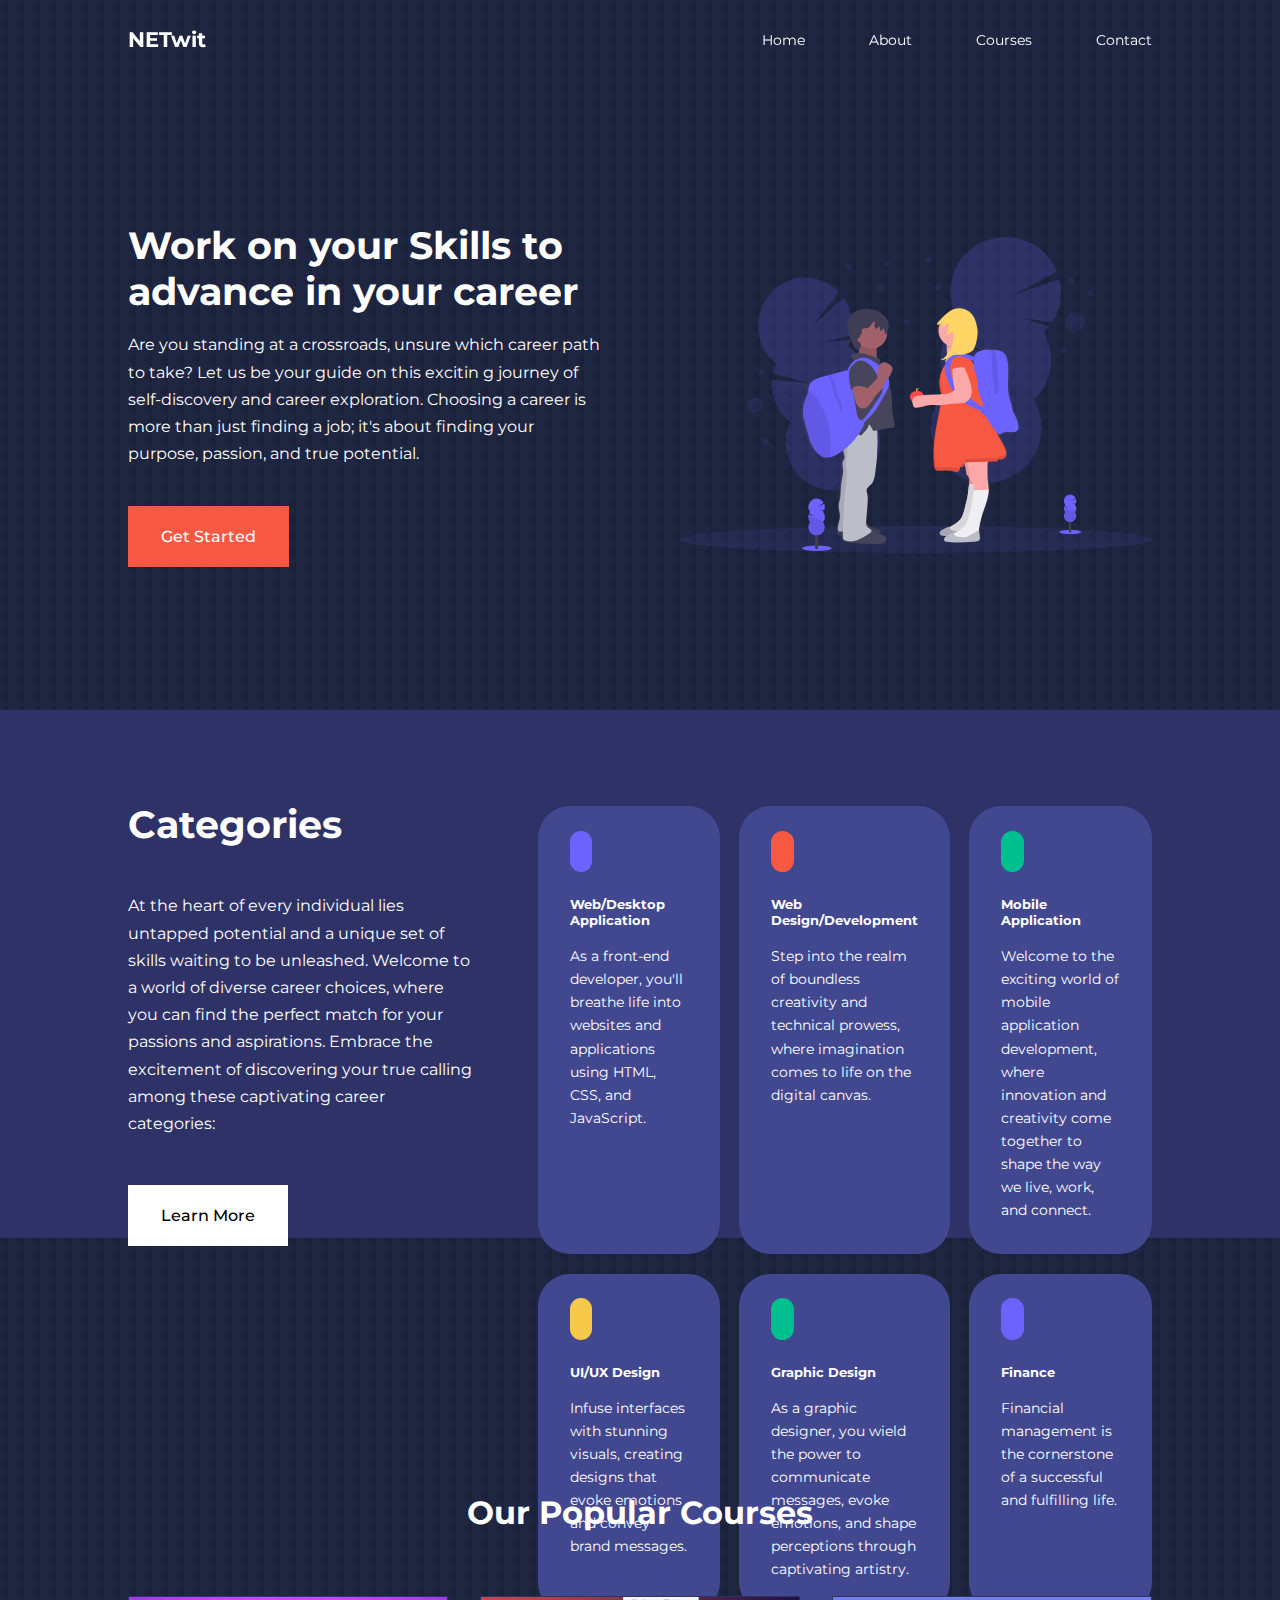
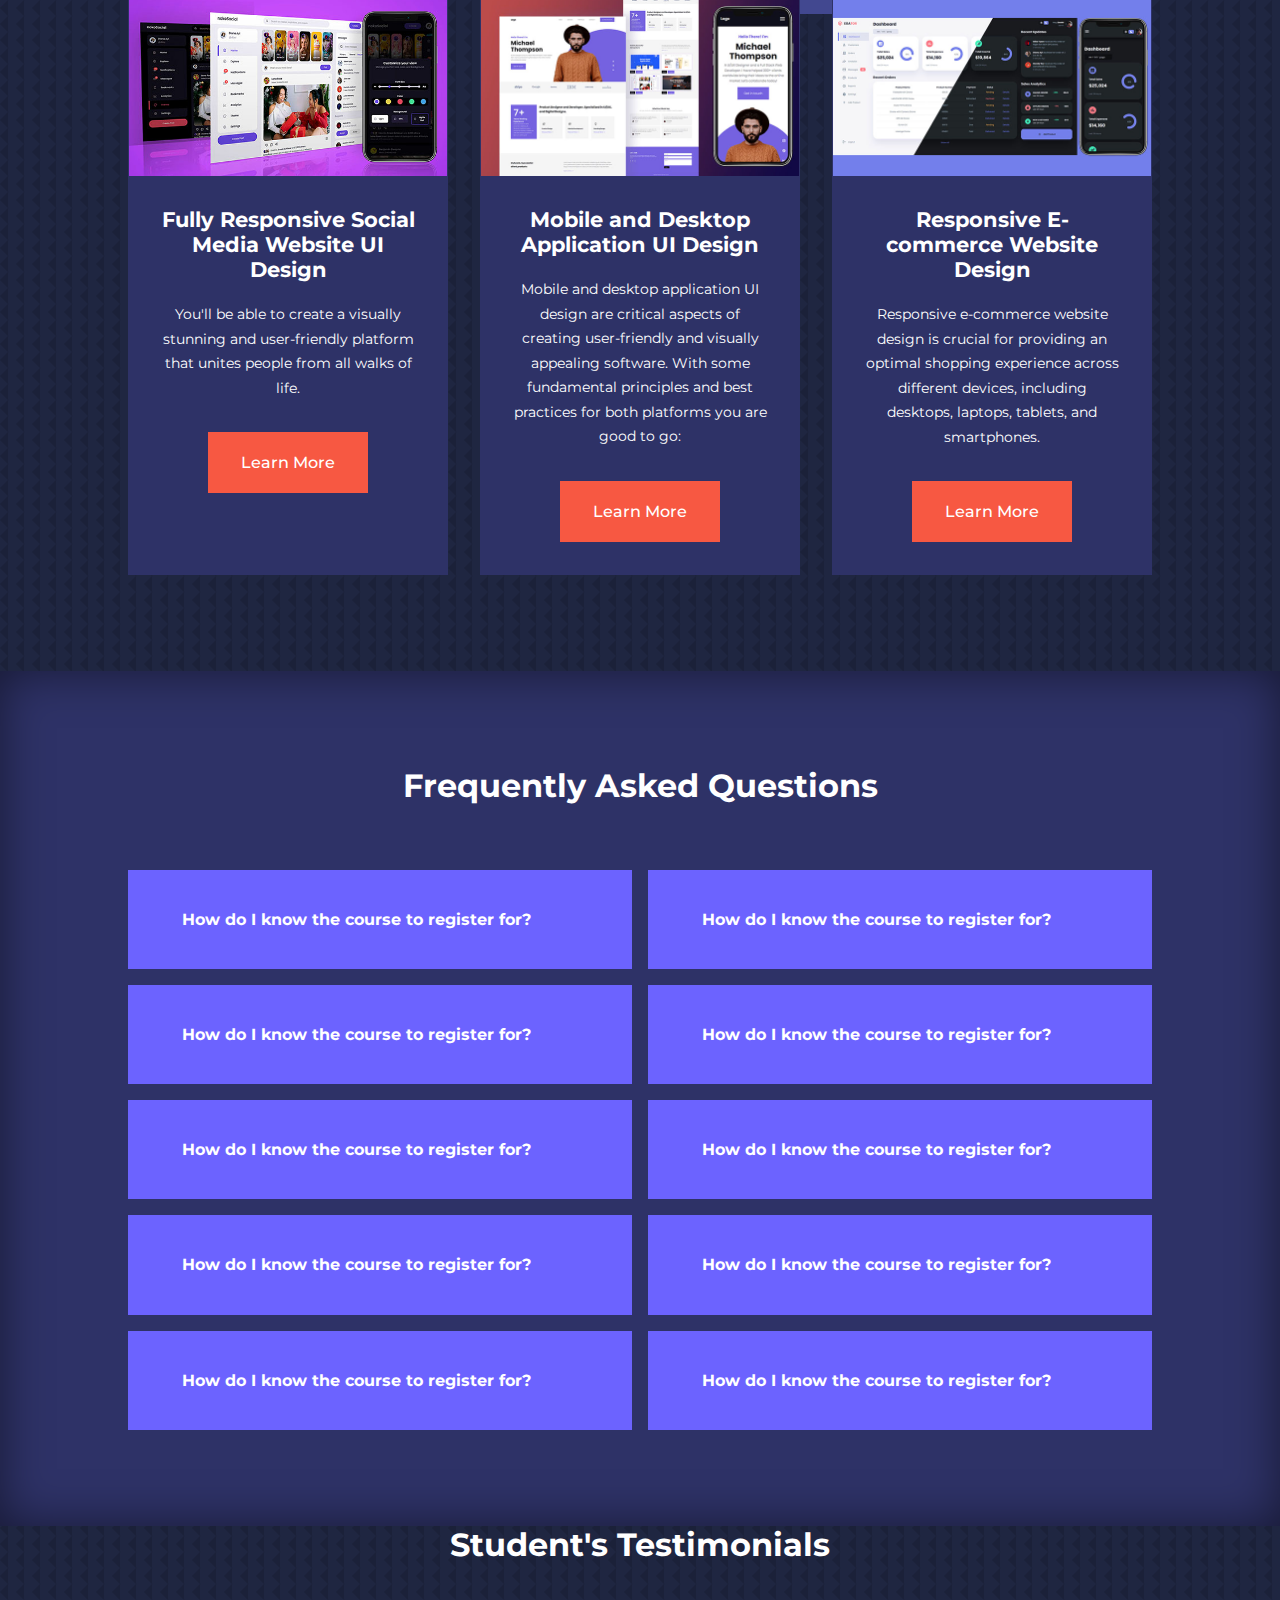
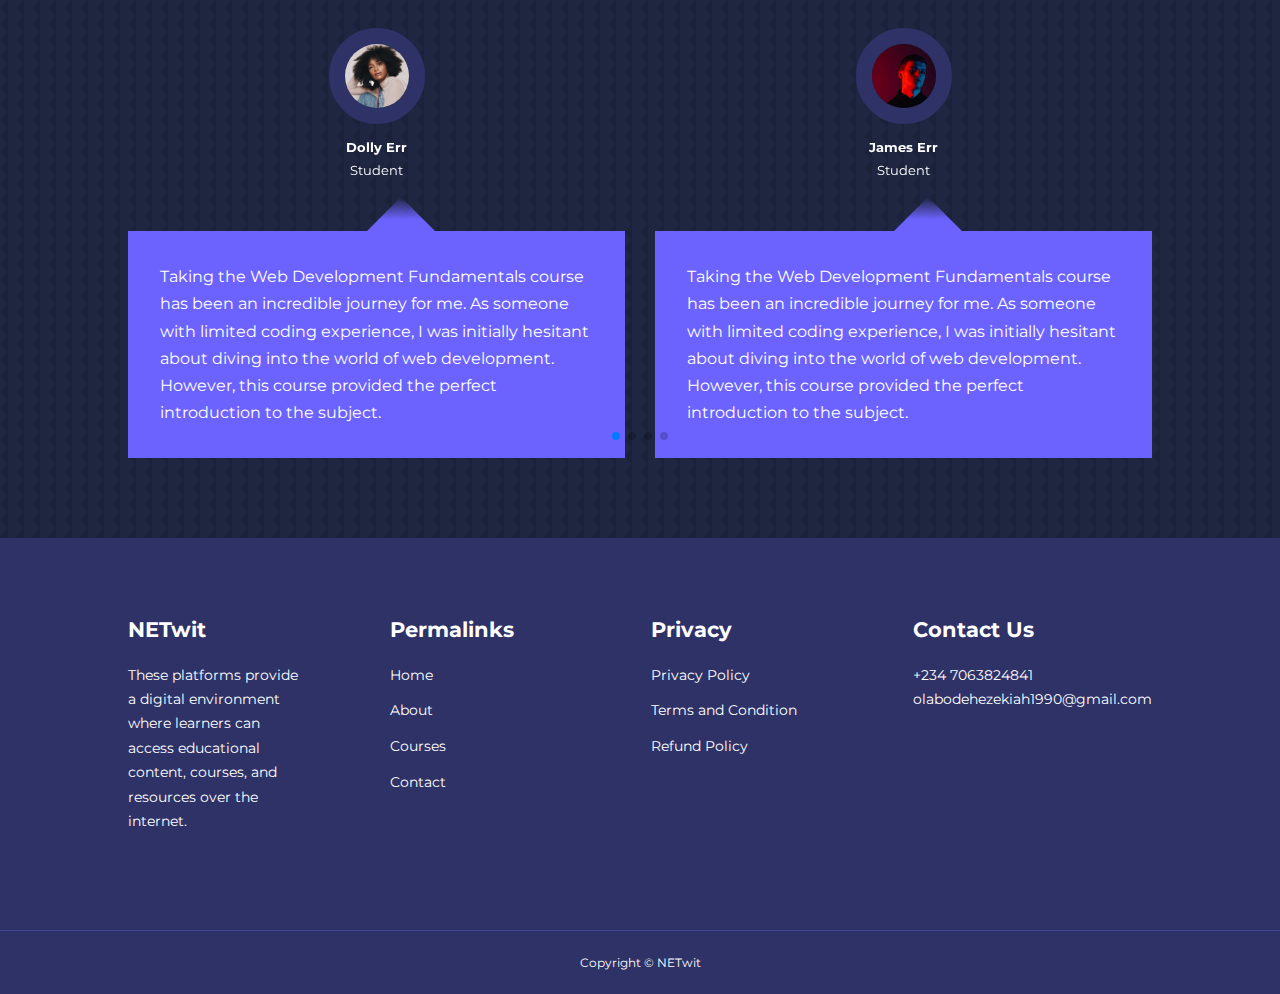
<file: index.html>
<!DOCTYPE html>
<html lang="en">
<head>
    <meta charset="UTF-8">
    <meta http-equiv="X-UA-Compatible" content="IE=edge">
    <meta name="viewport" content="width=device-width, initial-scale=1.0">
    <title>Eduaction</title>
    <!-- ICONSCOUT CDN-->
    <link rel="stylesheet" href="https://unicons.iconscout.com/release/v2.1.6/css/unicons.css">
    <!-- GOOGLE FONT (MONSERRAT)-->
    <link rel="preconnect" href="https://fonts.googleapis.com">
    <link rel="preconnect" href="https://fonts.gstatic.com" crossorigin>
    <link href="https://fonts.googleapis.com/css2?family=Montserrat:wght@300;400;500;600;700;800;900&display=swap" rel="stylesheet">

    <!-- SWIPER JS-->
    <link rel="stylesheet" href="https://unpkg.com/swiper@8/swiper-bundle.min.css" />

    <link rel="stylesheet" href="./css/style.css">
    <style>
        body{
            background-image: url('./images/bg-texture.png');
        }
    </style>

</head>
<body>
    <!-- NAVBAR START-->
    <nav>
        <div class="container nav__container">
            <a href="index.html"><h4>NETwit</h4></a>
            <ul class="nav__menu">
                <li><a href="index.html">Home</a></li>
                <li><a href="about.html">About</a></li>
                <li><a href="courses.html">Courses</a></li>
                <li><a href="contact.html">Contact</a></li>
            </ul>
            <button id="open-menu-btn"><i class="uil uil-bars"></i></button>
            <button id="close-menu-btn"><i class="uil uil-multiply"></i></button>
        </div>
    </nav>
      <!-- NAVBAR END-->

      <header>   <!-- HEADER START-->
          <div class="container header__container">
              <div class="header__left">
                  <h1>Work on your Skills to advance in your career</h1>
                <p>
                   Are you standing at a crossroads, unsure which career path to take? Let us be your guide on this excitin
                    g journey of self-discovery and career exploration. Choosing a career is more than just finding a job;
                    it's about finding your purpose, passion, and true potential.
                </p>
                <a href="courses.html" class="btn btn-primary">Get Started</a>
              </div>

              <div class="header__right">
                <div class="header__right-image">
                    <img src="./images/header.svg" alt="header Image">
                </div>
              </div>
          </div>
      </header>  <!-- HEADER END-->

      <!-- CATEGORIES-->
      <section class="categories"> 
          <div class="container categories__container">
              <div class="categories__left">
                <h1>Categories</h1>
                <p>
                   At the heart of every individual lies untapped potential and a unique set of skills waiting to be unleashed. 
                    Welcome to a world of diverse career choices, where you can find the perfect match for your passions 
                    and aspirations. Embrace the excitement of discovering your true calling among these captivating career categories:
                </p>
                <a href="#" class="btn">Learn More</a>
              </div>
              <div class="categories__right">
                <article class="category">
                    <span class="category__icon">
                        <i class="uil uil-bitcoin-circle"></i>
                    </span>
                    <h5>Web/Desktop Application</h5>
                    <p>
                        As a front-end developer, you'll breathe life into websites
                        and applications using HTML, CSS, and JavaScript.
                    </p>
                </article>
                <article class="category">
                    <span class="category__icon uil uil-bitcoin"></span>
                    <h5>Web Design/Development</h5>
                    <p>
                        Step into the realm of boundless creativity and technical prowess,
                        where imagination comes to life on the digital canvas. 
                    </p>
                </article>
                <article class="category">
                    <span class="category__icon">
                        <i class="uil uil-bitcoin-circle"></i>
                    </span>
                    <h5>Mobile Application</h5>
                    <p>
                        Welcome to the exciting world of mobile application development, 
                        where innovation and creativity come together to shape the way we live, 
                        work, and connect. 
                    </p>
                </article>
                <article class="category">
                    <span class="category__icon">
                        <i class="uil uil-bitcoin-circle"></i>
                    </span>
                    <h5>UI/UX Design</h5>
                    <p>
                        Infuse interfaces with stunning visuals, creating 
                        designs that evoke emotions and convey brand messages.
                    </p>
                </article>
                <article class="category">
                    <span class="category__icon">
                        <i class="uil uil-palette"></i>
                    </span>
                    <h5>Graphic Design</h5>
                    <p>
                         As a graphic designer, you wield the power to communicate messages,
                        evoke emotions, and shape perceptions through captivating artistry.
                    </p>
                </article>
                <article class="category">
                    <span class="category__icon">
                        <i class="uil uil-usd-circle"></i>
                    </span>
                    <h5>Finance</h5>
                    <p>
                       Financial management is the cornerstone of a successful and fulfilling life. 
                    </p>
                </article>
              </div>
          </div>
      </section>    <!-- CATEGORIES ENDS-->
      
       <!-- COURSES SECTION-->
      <section class="courses">
          <h2>Our Popular Courses</h2>
          <div class="container courses__container">
              <article class="course">
                  <div class="course__image">
                    <img src="./images/course1.jpg" alt="Course One">
                  </div>
                  <div class="course__info">
                    <h4>Fully Responsive Social Media Website UI Design</h4>
                    <p>
                       You'll be able to create a visually stunning and user-friendly platform that unites people from all walks of life.
                    </p>
                    <a href="courses.html" class="btn btn-primary">Learn More</a>   
                  </div>
              </article>
              <article class="course">
                <div class="course__image">
                  <img src="./images/course2.jpg" alt="Course One">
                </div>
                <div class="course__info">
                    <h4>Mobile and Desktop Application UI Design</h4>
                    <p>
                        Mobile and desktop application UI design are critical aspects of creating user-friendly and visually
                        appealing software. With some fundamental principles and best practices for both platforms you are good to go:
                    </p>
                <a href="courses.html" class="btn btn-primary">Learn More</a>   
                </div>
            </article>
            <article class="course">
                <div class="course__image">
                  <img src="./images/course3.jpg" alt="Course One">
                </div>
                <div class="course__info">
                    <h4>Responsive E-commerce Website Design</h4>
                    <p>
                        Responsive e-commerce website design is crucial for providing an optimal
                        shopping experience across different devices, including desktops, laptops, 
                        tablets, and smartphones. 
                    </p>
                <a href="courses.html" class="btn btn-primary">Learn More</a>   
                </div>
            </article>
          </div>
      </section>  <!-- COURSES SECTION  ENDS-->

      <section class="faqs"><!-- FAQ SECTION -->
        <h2>Frequently Asked Questions</h2>
        <div class="container faqs__container">

            <article class="faq">
                <div class="faq__icon"><i class="uil uil-plus"></i></div>
                <div class="question__answer">
                    <h4>How do I know the course to register for?</h4>
                    <p>                       
                        Choosing the right course to register for depends on your interests, career goals, educational background, and the specific skills or
                        knowledge you want to acquire. We are going to provide you with some steps to help you decide which course is the best fit for you:
                    </p>
                </div>
            </article>

            <article class="faq">
                <div class="faq__icon"><i class="uil uil-plus"></i></div>
                <div class="question__answer">
                    <h4>How do I know the course to register for?</h4>
                    <p>
                        Choosing the right course to register for depends on your interests, career goals, educational background, and the specific skills or
                        knowledge you want to acquire. We are going to provide you with some steps to help you decide which course is the best fit for you:
                    </p>
                </div>
            </article>

            <article class="faq">
                <div class="faq__icon"><i class="uil uil-plus"></i></div>
                <div class="question__answer">
                    <h4>How do I know the course to register for?</h4>
                    <p>
                       Choosing the right course to register for depends on your interests, career goals, educational background, and the specific skills or
                        knowledge you want to acquire. We are going to provide you with some steps to help you decide which course is the best fit for you:
                    </p>
                </div>
            </article>

            <article class="faq">
                <div class="faq__icon"><i class="uil uil-plus"></i></div>
                <div class="question__answer">
                    <h4>How do I know the course to register for?</h4>
                    <p>
                        Choosing the right course to register for depends on your interests, career goals, educational background, and the specific skills or
                        knowledge you want to acquire. We are going to provide you with some steps to help you decide which course is the best fit for you:
                    </p>
                </div>
            </article>
            
            <article class="faq">
                <div class="faq__icon"><i class="uil uil-plus"></i></div>
                <div class="question__answer">
                    <h4>How do I know the course to register for?</h4>
                    <p>
                        Choosing the right course to register for depends on your interests, career goals, educational background, and the specific skills or
                        knowledge you want to acquire. We are going to provide you with some steps to help you decide which course is the best fit for you:
                    </p>
                </div>
            </article>

            <article class="faq">
                <div class="faq__icon"><i class="uil uil-plus"></i></div>
                <div class="question__answer">
                    <h4>How do I know the course to register for?</h4>
                    <p>
                      Choosing the right course to register for depends on your interests, career goals, educational background, and the specific skills or
                        knowledge you want to acquire. We are going to provide you with some steps to help you decide which course is the best fit for you:
                    </p>
                </div>
            </article>

            <article class="faq">
                <div class="faq__icon"><i class="uil uil-plus"></i></div>
                <div class="question__answer">
                    <h4>How do I know the course to register for?</h4>
                    <p>
                         Choosing the right course to register for depends on your interests, career goals, educational background, and the specific skills or
                        knowledge you want to acquire. We are going to provide you with some steps to help you decide which course is the best fit for you:
                    </p>
                </div>
            </article>

            <article class="faq">
                <div class="faq__icon"><i class="uil uil-plus"></i></div>
                <div class="question__answer">
                    <h4>How do I know the course to register for?</h4>
                    <p>
                       Choosing the right course to register for depends on your interests, career goals, educational background, and the specific skills or
                        knowledge you want to acquire. We are going to provide you with some steps to help you decide which course is the best fit for you:
                    </p>
                </div>
            </article>
            <article class="faq">
                <div class="faq__icon"><i class="uil uil-plus"></i></div>
                <div class="question__answer">
                    <h4>How do I know the course to register for?</h4>
                    <p>
                       Choosing the right course to register for depends on your interests, career goals, educational background, and the specific skills or
                        knowledge you want to acquire. We are going to provide you with some steps to help you decide which course is the best fit for you:
                    </p>
                </div>
            </article>

            <article class="faq">
                <div class="faq__icon"><i class="uil uil-plus"></i></div>
                <div class="question__answer">
                    <h4>How do I know the course to register for?</h4>
                    <p>
                        Choosing the right course to register for depends on your interests, career goals, educational background, and the specific skills or
                        knowledge you want to acquire. We are going to provide you with some steps to help you decide which course is the best fit for you:
                    </p>
                </div>
            </article>

        </div>
      </section><!-- FAQ SECTION END-->

      <!-- TESTIMONIAL SECTION-->
      <section class="container testimonials__container swiper mySwiper">
          <h2>Student's Testimonials</h2>
          <div class="swiper-wrapper">
              <article class="testimonial swiper-slide">
                  <div class="avatar">
                    <img src="./images/avatar1.jpg" alt="testimonial">
                  </div>
                  <div class="testimonial__info">
                      <h5>Dolly Err</h5>
                      <small>Student</small>
                  </div>
                  <div class="testimonial__body">
                    <p>
                        Taking the Web Development Fundamentals course has been an incredible journey for me.
                        As someone with limited coding experience, I was initially hesitant about diving into the
                        world of web development. However, this course provided the perfect introduction to the subject.
                    </p>
                  </div>
              </article>
              <article class="testimonial swiper-slide">
                <div class="avatar">
                  <img src="./images/avatar2.jpg" alt="testimonial">
                </div>
                <div class="testimonial__info">
                    <h5>James Err</h5>
                    <small>Student</small>
                </div>
                <div class="testimonial__body">
                    <p>
                       Taking the Web Development Fundamentals course has been an incredible journey for me.
                        As someone with limited coding experience, I was initially hesitant about diving into the
                        world of web development. However, this course provided the perfect introduction to the subject.
                    </p>
                </div>
            </article>
            <article class="testimonial swiper-slide">
                <div class="avatar">
                  <img src="./images/avatar3.jpg" alt="testimonial">
                </div>
                <div class="testimonial__info">
                    <h5>Nelly Err</h5>
                    <small>Student</small>
                </div>
                <div class="testimonial__body">
                    <p>
                       Taking the Web Development Fundamentals course has been an incredible journey for me.
                        As someone with limited coding experience, I was initially hesitant about diving into the
                        world of web development. However, this course provided the perfect introduction to the subject.
                    </p>
                </div>
            </article>
            <article class="testimonial swiper-slide">
                <div class="avatar">
                  <img src="./images/avatar4.jpg" alt="testimonial">
                </div>
                <div class="testimonial__info">
                    <h5>Christy Err</h5>
                    <small>Student</small>
                </div>
                <div class="testimonial__body">
                    <p>
                        Taking the Web Development Fundamentals course has been an incredible journey for me.
                        As someone with limited coding experience, I was initially hesitant about diving into the
                        world of web development. However, this course provided the perfect introduction to the subject.
                    </p>
                </div>
            </article>
            <article class="testimonial swiper-slide">
                <div class="avatar">
                  <img src="./images/avatar5.jpg" alt="testimonial">
                </div>
                <div class="testimonial__info">
                    <h5>Bintu Err</h5>
                    <small>Student</small>
                </div>
                <div class="testimonial__body">
                    <p>
                        Taking the Web Development Fundamentals course has been an incredible journey for me.
                        As someone with limited coding experience, I was initially hesitant about diving into the
                        world of web development. However, this course provided the perfect introduction to the subject.
                    </p>
                </div>
            </article>
          </div>
          <div class="swiper-pagination"></div>
      </section>   <!-- TESTIMONIAL SECTION END -->

      <!-- FOOTER SECTION -->
      <footer>
        <div class="container footer__container">
            <div class="footer__1">
                <a href="index.html" class="footer__logo"><h4>NETwit</h4></a>
                <p>
                    These platforms provide a digital environment where learners can 
                    access educational content, courses, and resources over the internet. 
                </p>
            </div>
            <div class="footer__2">
                <h4>Permalinks</h4>
                <ul class="permalinks">
                    <li><a href="index.html">Home</a></li>
                    <li><a href="about.html">About</a></li>
                    <li><a href="courses.html">Courses</a></li>
                    <li><a href="contact.html">Contact</a></li>
                </ul>
            </div>
            <div class="footer__3">
                <h4>Privacy</h4>
                <ul class="privacy">
                    <li><a href="#">Privacy Policy</a></li>
                    <li><a href="#">Terms and Condition</a></li>
                    <li><a href="#">Refund Policy</a></li>
                </ul>
            </div>
            <div class="footer__4">
                <h4>Contact Us</h4>
                <div>
                    <p>+234 7063824841</p>
                    <p>olabodehezekiah1990@gmail.com</p>
                </div>
                <ul class="footer__socials">
                    <li>
                        <a href="#"><i class="uil uil-facebook-f"></i></a>
                    </li>
                    <li>
                        <a href="#"><i class="uil uil-instagram-alt"></i></a>
                    </li>
                    <li>
                        <a href="#"><i class="uil uil-twitter"></i></a>
                    </li>
                    <li>
                        <a href="#"><i class="uil uil-linkedin-alt"></i></a>
                    </li>
                </ul>
            </div>
        </div>
        <div class="footer__copyright">
            <small>Copyright &copy; NETwit</small>
       </div>
      </footer>      <!-- FOOTER SECTION END-->

      <script src="https://unpkg.com/swiper/swiper-bundle.min.js"></script>
      <script src="./main.js"></script>

      <script>
        var swiper = new Swiper(".mySwiper", {
          slidesPerView: 1,
          spaceBetween: 30,
          pagination: {
            el: ".swiper-pagination",
            clickable: true,
          },
          //When window width is >= 600px
          breakpoints: {
           600: {
               slidesPerView: 2
           }   
          }
        });
      </script>
</body>
</html>
</file>
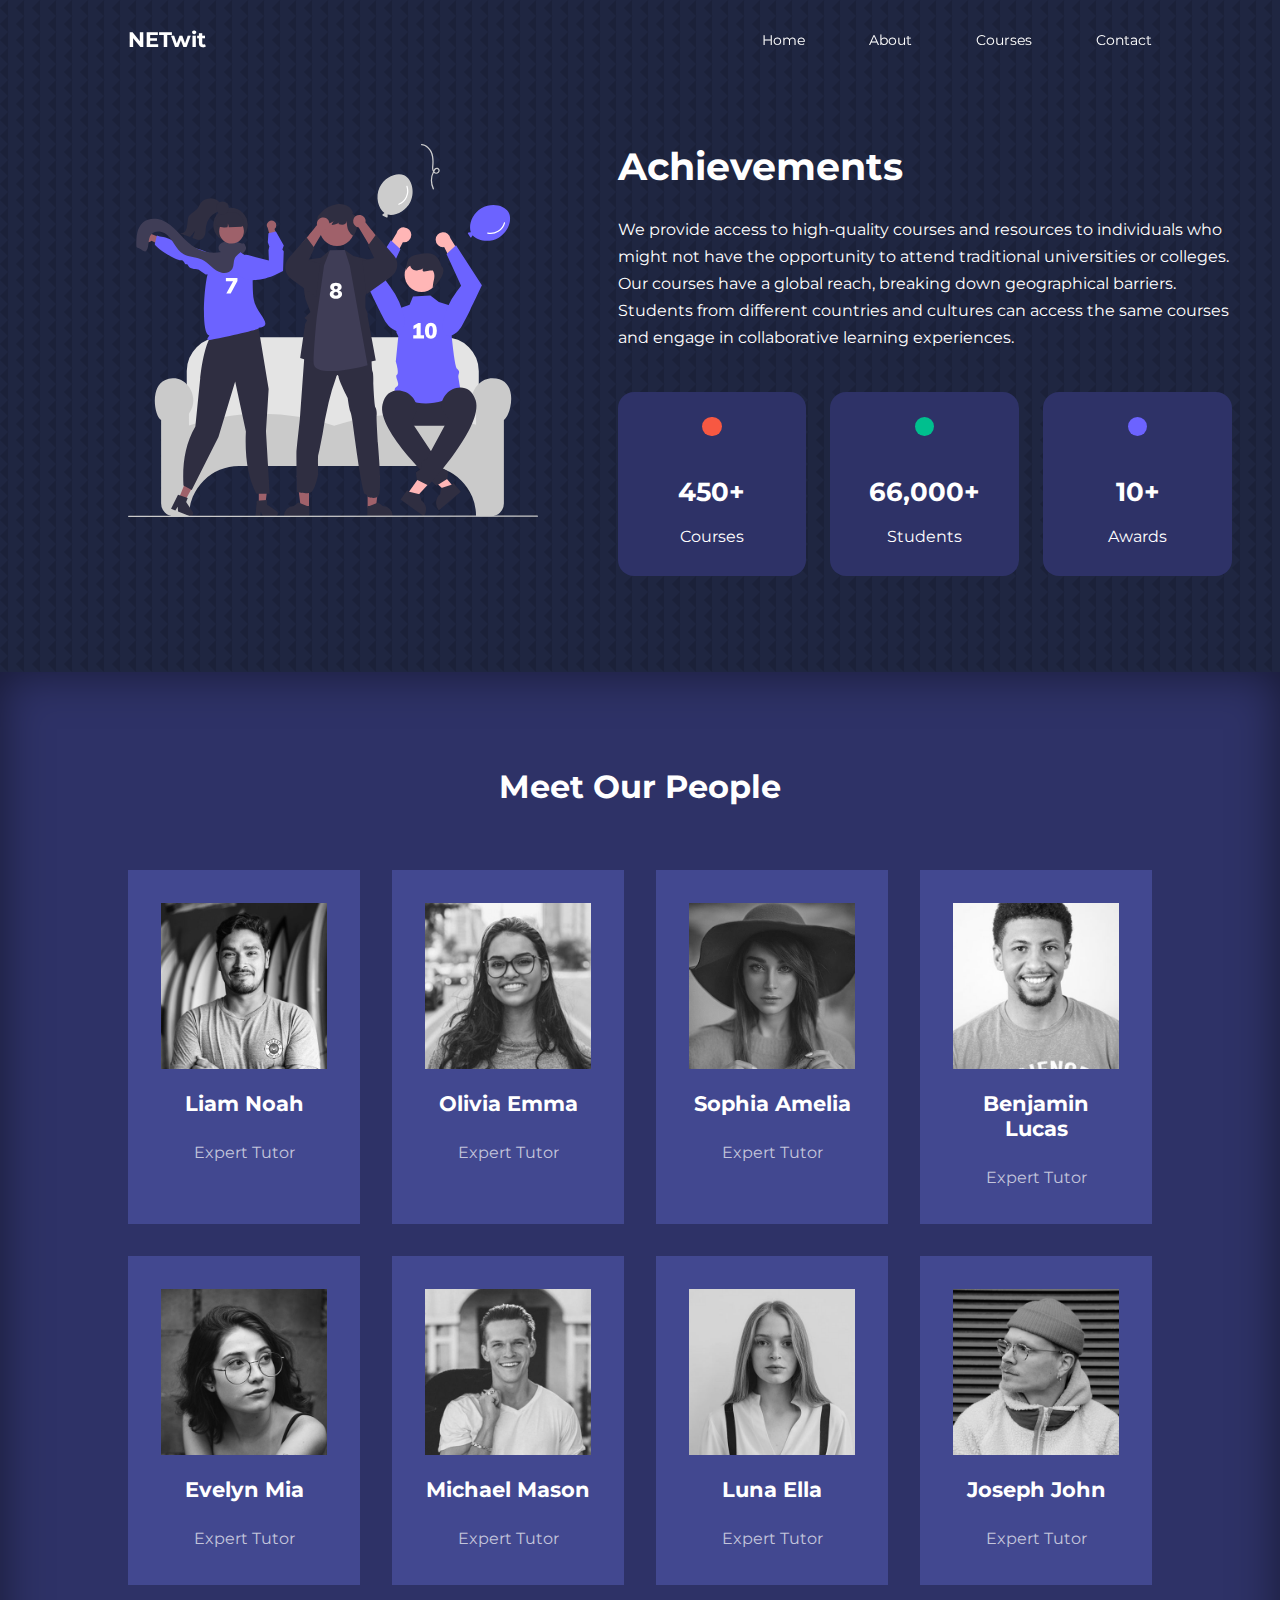
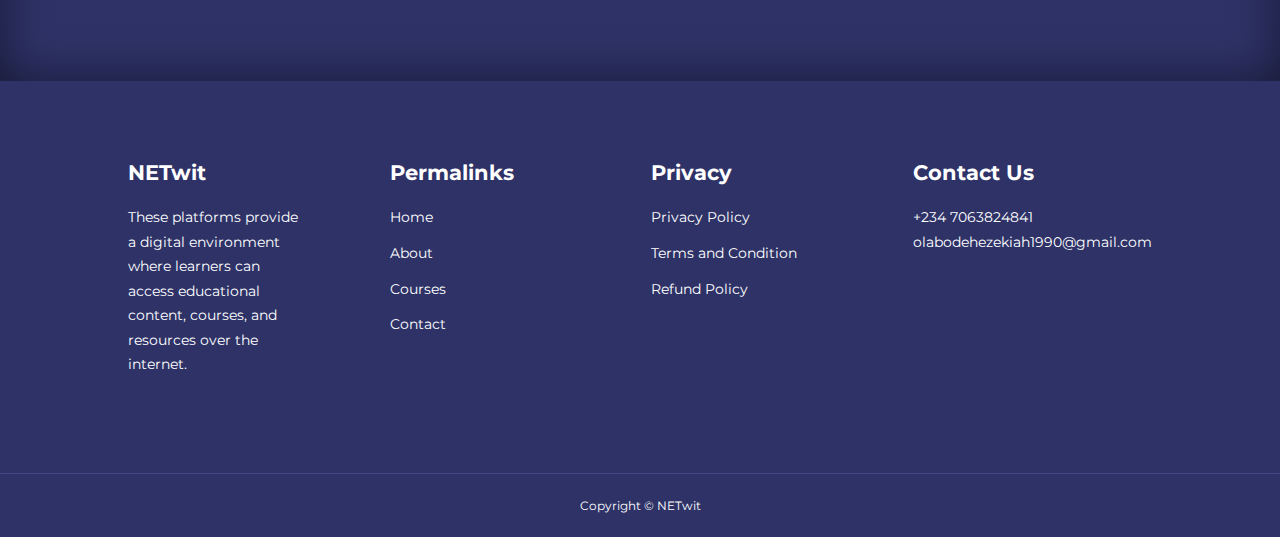
<file: about.html>
<!DOCTYPE html>
<html lang="en">
<head>
    <meta charset="UTF-8">
    <meta http-equiv="X-UA-Compatible" content="IE=edge">
    <meta name="viewport" content="width=device-width, initial-scale=1.0">
    <title>Eduaction</title>
    <!-- ICONSCOUT CDN-->
    <link rel="stylesheet" href="https://unicons.iconscout.com/release/v2.1.6/css/unicons.css">
    <!-- GOOGLE FONT (MONSERRAT)-->
    <link rel="preconnect" href="https://fonts.googleapis.com">
    <link rel="preconnect" href="https://fonts.gstatic.com" crossorigin>
    <link href="https://fonts.googleapis.com/css2?family=Montserrat:wght@300;400;500;600;700;800;900&display=swap" rel="stylesheet">

    <!-- MAIN CSS -->
    <link rel="stylesheet" href="./css/style.css">
    <link rel="stylesheet" href="./css/about.css">
    <style>
        body{
            background-image: url('./images/bg-texture.png');
        }
    </style>

</head>
<body>
    <!-- NAVBAR START-->
    <nav>
        <div class="container nav__container">
            <a href="index.html"><h4>NETwit</h4></a>
            <ul class="nav__menu">
                <li><a href="index.html">Home</a></li>
                <li><a href="about.html">About</a></li>
                <li><a href="courses.html">Courses</a></li>
                <li><a href="contact.html">Contact</a></li>
            </ul>
            <button id="open-menu-btn"><i class="uil uil-bars"></i></button>
            <button id="close-menu-btn"><i class="uil uil-multiply"></i></button>
        </div>
    </nav>   <!-- NAVBAR END-->

      <!-- ACHIEVEMENT SECTION  -->
    <section class="about__achievements">
        <div class="container about__achievements-container">
            <div class="about__achievements-left">
                <img src="./images/about achievements.svg" alt="">
            </div>
            <div class="about__achievements-right">
                <h1>Achievements</h1>
                <p>
                    We provide access to high-quality courses and resources to individuals who might
                    not have the opportunity to attend traditional universities or colleges.
                    Our courses have a global reach, breaking down geographical barriers.
                    Students from different countries and cultures can access the same courses
                    and engage in collaborative learning experiences.
                </p>
                <div class="achievements__cards">
                    <article class="achievement__card">
                        <span class="achievement__icon">
                            <i class="uil uil-video"></i>
                        </span>
                        <h3>450+</h3>
                        <p>Courses</p>
                    </article>

                    <article class="achievement__card">
                        <span class="achievement__icon">
                            <i class="uil uil-users-alt"></i>
                        </span>
                        <h3>66,000+</h3>
                        <p>Students</p>
                    </article>

                    <article class="achievement__card">
                        <span class="achievement__icon">
                            <i class="uil uil-trophy"></i>
                        </span>
                        <h3>10+</h3>
                        <p>Awards</p>
                    </article>
                </div>
            </div>
        </div>
    </section> <!-- ACHIEVEMENT SECTION  END -->

     <!-- OUR PEOPLE SECTION -->
    <section class="team">
        <h2>Meet Our People</h2>
        <div class="container team__container">
            <article class="team__member">
                <div class="team__member-image">
                    <img src="./images/tm1.jpg" alt="">
                </div>
                <div class="team__member-info">
                    <h4>Liam Noah</h4>
                    <p>Expert Tutor</p>
                </div>
                <div class="team__member-socials">
                    <a href="https://instagram.com" target="_blank">
                        <i class="uil uil-instagram"></i>
                    </a>
                    <a href="https://twitter.com" target="_blank">
                        <i class="uil uil-twitter-alt"></i>
                    </a>
                    <a href="https://linkedin.com" target="_blank">
                        <i class="uil uil-linkedin-alt"></i>
                    </a>
                </div>
            </article>

            <article class="team__member">
                <div class="team__member-image">
                    <img src="./images/tm2.jpg" alt="">
                </div>
                <div class="team__member-info">
                    <h4>Olivia Emma</h4>
                    <p>Expert Tutor</p>
                </div>
                <div class="team__member-socials">
                    <a href="https://instagram.com" target="_blank">
                        <i class="uil uil-instagram"></i>
                    </a>
                    <a href="https://twitter.com" target="_blank">
                        <i class="uil uil-twitter-alt"></i>
                    </a>
                    <a href="https://linkedin.com" target="_blank">
                        <i class="uil uil-linkedin-alt"></i>
                    </a>
                </div>
            </article>

            <article class="team__member">
                <div class="team__member-image">
                    <img src="./images/tm3.jpg" alt="">
                </div>
                <div class="team__member-info">
                    <h4>Sophia Amelia</h4>
                    <p>Expert Tutor</p>
                </div>
                <div class="team__member-socials">
                    <a href="https://instagram.com" target="_blank">
                        <i class="uil uil-instagram"></i>
                    </a>
                    <a href="https://twitter.com" target="_blank">
                        <i class="uil uil-twitter-alt"></i>
                    </a>
                    <a href="https://linkedin.com" target="_blank">
                        <i class="uil uil-linkedin-alt"></i>
                    </a>
                </div>
            </article>

            <article class="team__member">
                <div class="team__member-image">
                    <img src="./images/tm4.jpg" alt="">
                </div>
                <div class="team__member-info">
                    <h4>Benjamin Lucas</h4>
                    <p>Expert Tutor</p>
                </div>
                <div class="team__member-socials">
                    <a href="https://instagram.com" target="_blank">
                        <i class="uil uil-instagram"></i>
                    </a>
                    <a href="https://twitter.com" target="_blank">
                        <i class="uil uil-twitter-alt"></i>
                    </a>
                    <a href="https://linkedin.com" target="_blank">
                        <i class="uil uil-linkedin-alt"></i>
                    </a>
                </div>
            </article>

            <article class="team__member">
                <div class="team__member-image">
                    <img src="./images/tm5.jpg" alt="">
                </div>
                <div class="team__member-info">
                    <h4>Evelyn Mia</h4>
                    <p>Expert Tutor</p>
                </div>
                <div class="team__member-socials">
                    <a href="https://instagram.com" target="_blank">
                        <i class="uil uil-instagram"></i>
                    </a>
                    <a href="https://twitter.com" target="_blank">
                        <i class="uil uil-twitter-alt"></i>
                    </a>
                    <a href="https://linkedin.com" target="_blank">
                        <i class="uil uil-linkedin-alt"></i>
                    </a>
                </div>
            </article>

            <article class="team__member">
                <div class="team__member-image">
                    <img src="./images/tm6.jpg" alt="">
                </div>
                <div class="team__member-info">
                    <h4>Michael Mason</h4>
                    <p>Expert Tutor</p>
                </div>
                <div class="team__member-socials">
                    <a href="https://instagram.com" target="_blank">
                        <i class="uil uil-instagram"></i>
                    </a>
                    <a href="https://twitter.com" target="_blank">
                        <i class="uil uil-twitter-alt"></i>
                    </a>
                    <a href="https://linkedin.com" target="_blank">
                        <i class="uil uil-linkedin-alt"></i>
                    </a>
                </div>
            </article>

            <article class="team__member">
                <div class="team__member-image">
                    <img src="./images/tm7.jpg" alt="">
                </div>
                <div class="team__member-info">
                    <h4>Luna Ella</h4>
                    <p>Expert Tutor</p>
                </div>
                <div class="team__member-socials">
                    <a href="https://instagram.com" target="_blank">
                        <i class="uil uil-instagram"></i>
                    </a>
                    <a href="https://twitter.com" target="_blank">
                        <i class="uil uil-twitter-alt"></i>
                    </a>
                    <a href="https://linkedin.com" target="_blank">
                        <i class="uil uil-linkedin-alt"></i>
                    </a>
                </div>
            </article>

            <article class="team__member">
                <div class="team__member-image">
                    <img src="./images/tm8.jpg" alt="">
                </div>
                <div class="team__member-info">
                    <h4>Joseph John</h4>
                    <p>Expert Tutor</p>
                </div>
                <div class="team__member-socials">
                    <a href="https://instagram.com" target="_blank">
                        <i class="uil uil-instagram"></i>
                    </a>
                    <a href="https://twitter.com" target="_blank">
                        <i class="uil uil-twitter-alt"></i>
                    </a>
                    <a href="https://linkedin.com" target="_blank">
                        <i class="uil uil-linkedin-alt"></i>
                    </a>
                </div>
            </article>
        </div>
    </section>
      <!-- OUR PEOPLE SECTION END -->








        <!-- FOOTER SECTION -->
        <footer>
            <div class="container footer__container">
                <div class="footer__1">
                    <a href="index.html" class="footer__logo"><h4>NETwit</h4></a>
                    <p>
                         These platforms provide a digital environment where learners can 
                    access educational content, courses, and resources over the internet. 
                    </p>
                </div>
                <div class="footer__2">
                    <h4>Permalinks</h4>
                    <ul class="permalinks">
                        <li><a href="index.html">Home</a></li>
                        <li><a href="about.html">About</a></li>
                        <li><a href="courses.html">Courses</a></li>
                        <li><a href="contact.html">Contact</a></li>
                    </ul>
                </div>
                <div class="footer__3">
                    <h4>Privacy</h4>
                    <ul class="privacy">
                        <li><a href="#">Privacy Policy</a></li>
                        <li><a href="#">Terms and Condition</a></li>
                        <li><a href="#">Refund Policy</a></li>
                    </ul>
                </div>
                <div class="footer__4">
                    <h4>Contact Us</h4>
                    <div>
                        <p>+234 7063824841</p>
                        <p>olabodehezekiah1990@gmail.com</p>
                    </div>
                    <ul class="footer__socials">
                        <li>
                            <a href="#"><i class="uil uil-facebook-f"></i></a>
                        </li>
                        <li>
                            <a href="#"><i class="uil uil-instagram-alt"></i></a>
                        </li>
                        <li>
                            <a href="#"><i class="uil uil-twitter"></i></a>
                        </li>
                        <li>
                            <a href="#"><i class="uil uil-linkedin-alt"></i></a>
                        </li>
                    </ul>
                </div>
            </div>
            <div class="footer__copyright">
                <small>Copyright &copy; NETwit</small>
           </div>
          </footer>      <!-- FOOTER SECTION END-->




          <script src="./main.js"></script>
    </body>
    </html>
</file>
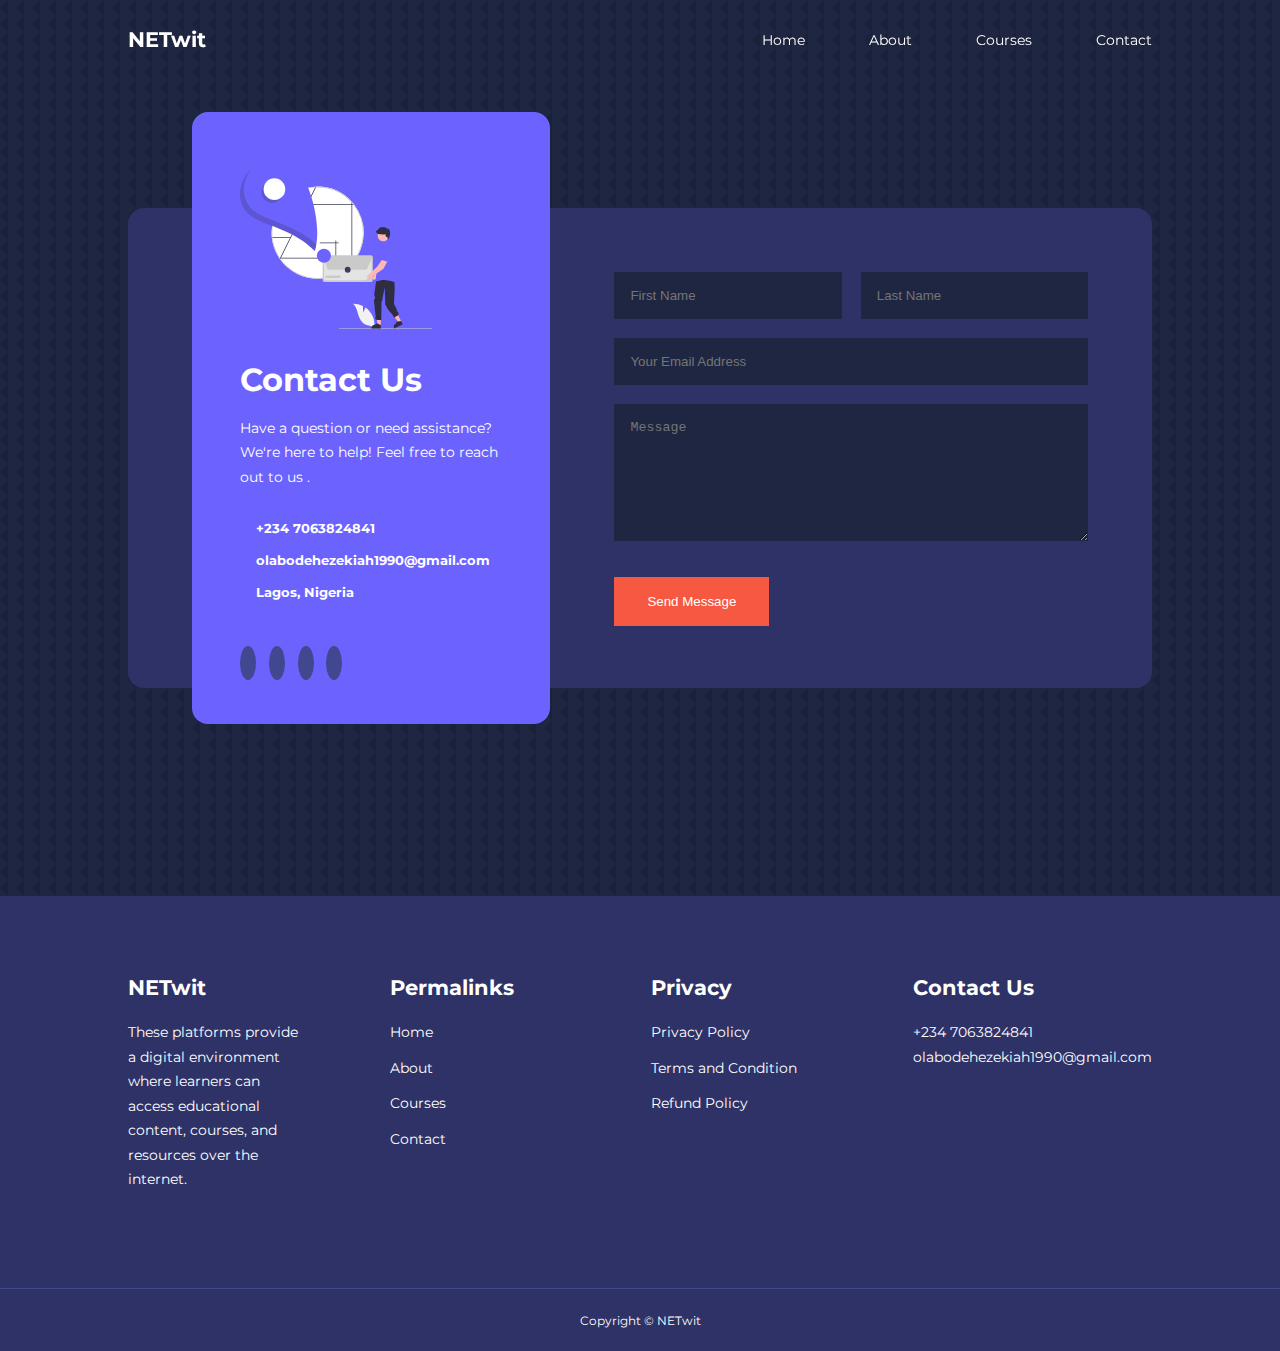
<file: contact.html>
<!DOCTYPE html>
<html lang="en">
<head>
    <meta charset="UTF-8">
    <meta http-equiv="X-UA-Compatible" content="IE=edge">
    <meta name="viewport" content="width=device-width, initial-scale=1.0">
    <title>Eduaction</title>
    <!-- ICONSCOUT CDN-->
    <link rel="stylesheet" href="https://unicons.iconscout.com/release/v2.1.6/css/unicons.css">
    <!-- GOOGLE FONT (MONSERRAT)-->
    <link rel="preconnect" href="https://fonts.googleapis.com">
    <link rel="preconnect" href="https://fonts.gstatic.com" crossorigin>
    <link href="https://fonts.googleapis.com/css2?family=Montserrat:wght@300;400;500;600;700;800;900&display=swap" rel="stylesheet">

    <!-- MAIN CSS -->
    <link rel="stylesheet" href="./css/style.css">
    <link rel="stylesheet" href="./css/contact.css">
    <style>
        body{
            background-image: url('./images/bg-texture.png');
        }
    </style>

</head>
<body>
    <!-- NAVBAR START-->
    <nav>
        <div class="container nav__container">
            <a href="index.html"><h4>NETwit</h4></a>
            <ul class="nav__menu">
                <li><a href="index.html">Home</a></li>
                <li><a href="about.html">About</a></li>
                <li><a href="courses.html">Courses</a></li>
                <li><a href="contact.html">Contact</a></li>
            </ul>
            <button id="open-menu-btn"><i class="uil uil-bars"></i></button>
            <button id="close-menu-btn"><i class="uil uil-multiply"></i></button>
        </div>
    </nav>   <!-- NAVBAR END-->

    <section class="contact">
        <div class="container contact__container">
            <aside class="contact__aside">
                <div class="aside__image">
                    <img src="./images/contact.svg" alt="">
                </div>
                <h2>Contact Us</h2>
                <p>
                    Have a question or need assistance? We're here to help! Feel free to reach out to us .
                </p>
                <ul class="contact__details">
                    <li>
                        <i class="uil uil-phone-times"></i>
                        <h5>+234 7063824841</h5>
                    </li>
                    <li>
                        <i class="uil uil-envelope"></i>
                        <h5>olabodehezekiah1990@gmail.com</h5>
                    </li>
                    <li>
                        <i class="uil uil-location-point"></i>
                        <h5>Lagos, Nigeria</h5>
                    </li>
                </ul>
                <ul class="contact__socials">
                    <li>
                        <a href="https://facebook.com"><i class="uil uil-facebook-f"></i></a>
                    </li>
                    <li>
                        <a href="https://instagram.com"><i class="uil uil-instagram"></i></a>
                    </li>
                    <li>
                        <a href="https://twitter.com"><i class="uil uil-twitter"></i></a>
                    </li>
                    <li>
                        <a href="https://linkedin.com"><i class="uil uil-linkedin-alt"></i></a>
                    </li>
                </ul>
            </aside>

        <form action="https://formspree.io/f/mwkylgwj" method="POST"  class="contact__form">
            <div class="form__name">
                <input type="text" name="First Name" id="fname" placeholder="First Name" required>
                <input type="text" name="Last Name"  id="lname" placeholder="Last Name" required>
            </div>
            <input type="mail" name="Email Address" id="email" placeholder="Your Email Address" required>
            <textarea name="Message" rows="7" placeholder="Message" required></textarea>
            <button type="submit" class="btn btn-primary">Send Message</button>
        </form>            
        </div>
    </section>





    

        <!-- FOOTER SECTION -->
        <footer>
            <div class="container footer__container">
                <div class="footer__1">
                    <a href="index.html" class="footer__logo"><h4>NETwit</h4></a>
                    <p>
                        These platforms provide a digital environment where learners can access educational content,
                        courses, and resources over the internet.
                    </p>
                </div>
                <div class="footer__2">
                    <h4>Permalinks</h4>
                    <ul class="permalinks">
                        <li><a href="index.html">Home</a></li>
                        <li><a href="about.html">About</a></li>
                        <li><a href="courses.html">Courses</a></li>
                        <li><a href="contact.html">Contact</a></li>
                    </ul>
                </div>
                <div class="footer__3">
                    <h4>Privacy</h4>
                    <ul class="privacy">
                        <li><a href="#">Privacy Policy</a></li>
                        <li><a href="#">Terms and Condition</a></li>
                        <li><a href="#">Refund Policy</a></li>
                    </ul>
                </div>
                <div class="footer__4">
                    <h4>Contact Us</h4>
                    <div>
                        <p>+234 7063824841</p>
                        <p>olabodehezekiah1990@gmail.com</p>
                    </div>
                    <ul class="footer__socials">
                        <li>
                            <a href="#"><i class="uil uil-facebook-f"></i></a>
                        </li>
                        <li>
                            <a href="#"><i class="uil uil-instagram-alt"></i></a>
                        </li>
                        <li>
                            <a href="#"><i class="uil uil-twitter"></i></a>
                        </li>
                        <li>
                            <a href="#"><i class="uil uil-linkedin-alt"></i></a>
                        </li>
                    </ul>
                </div>
            </div>
            <div class="footer__copyright">
                <small>Copyright &copy; NETwit</small>
           </div>
          </footer>      <!-- FOOTER SECTION END-->




          <script src="./main.js"></script>
    </body>
    </html>
</file>
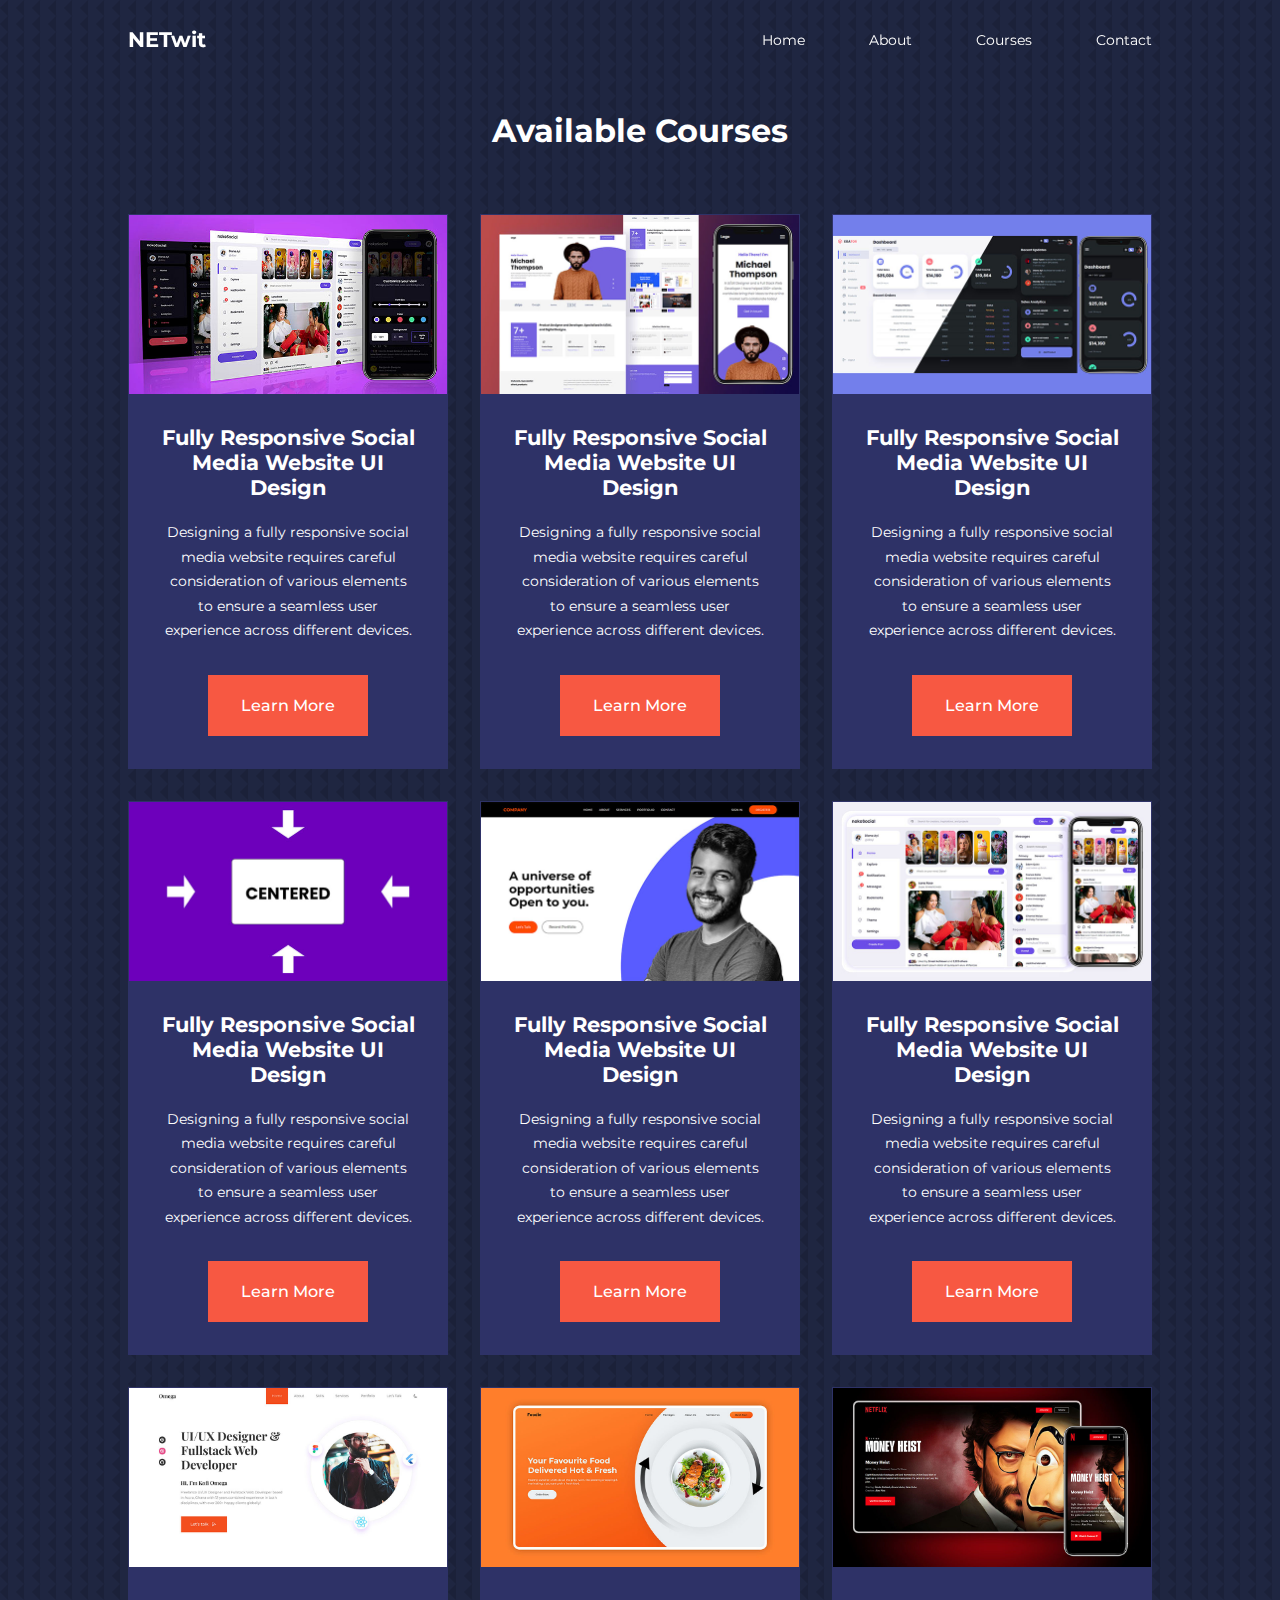
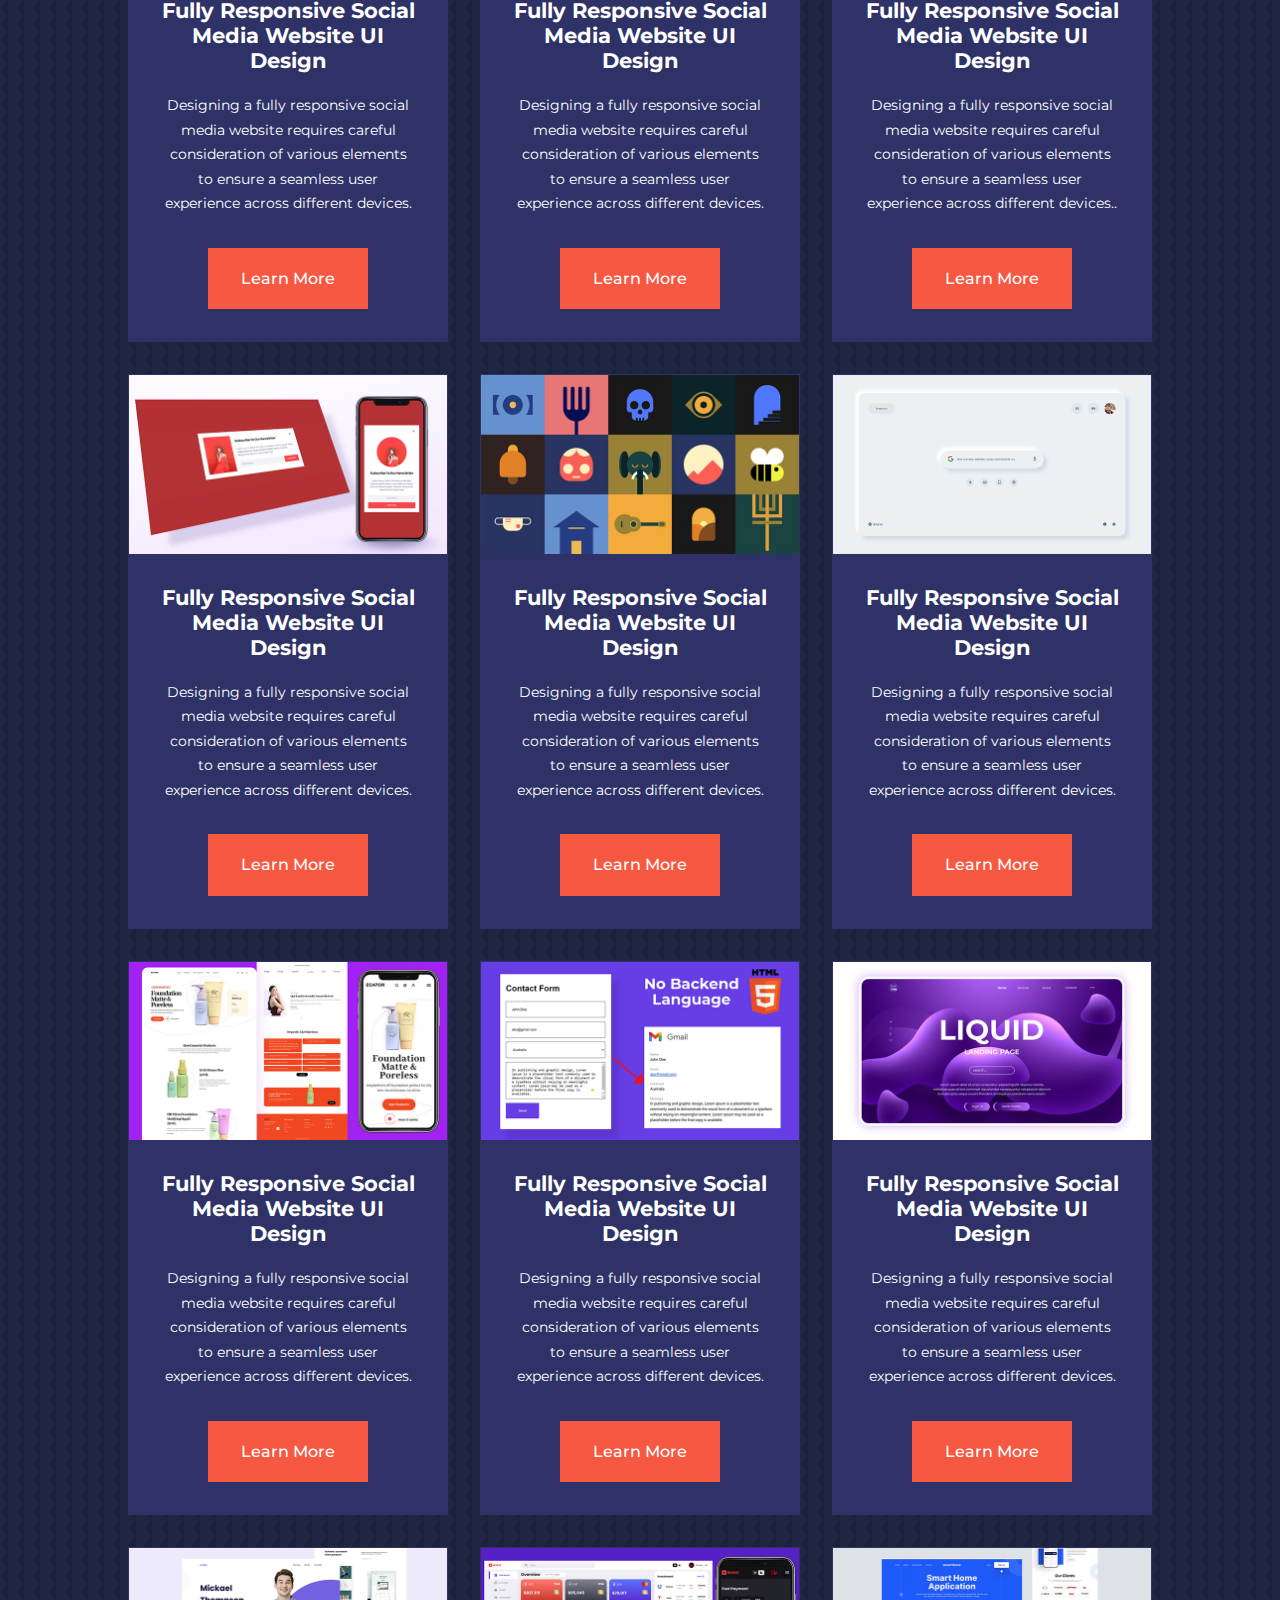
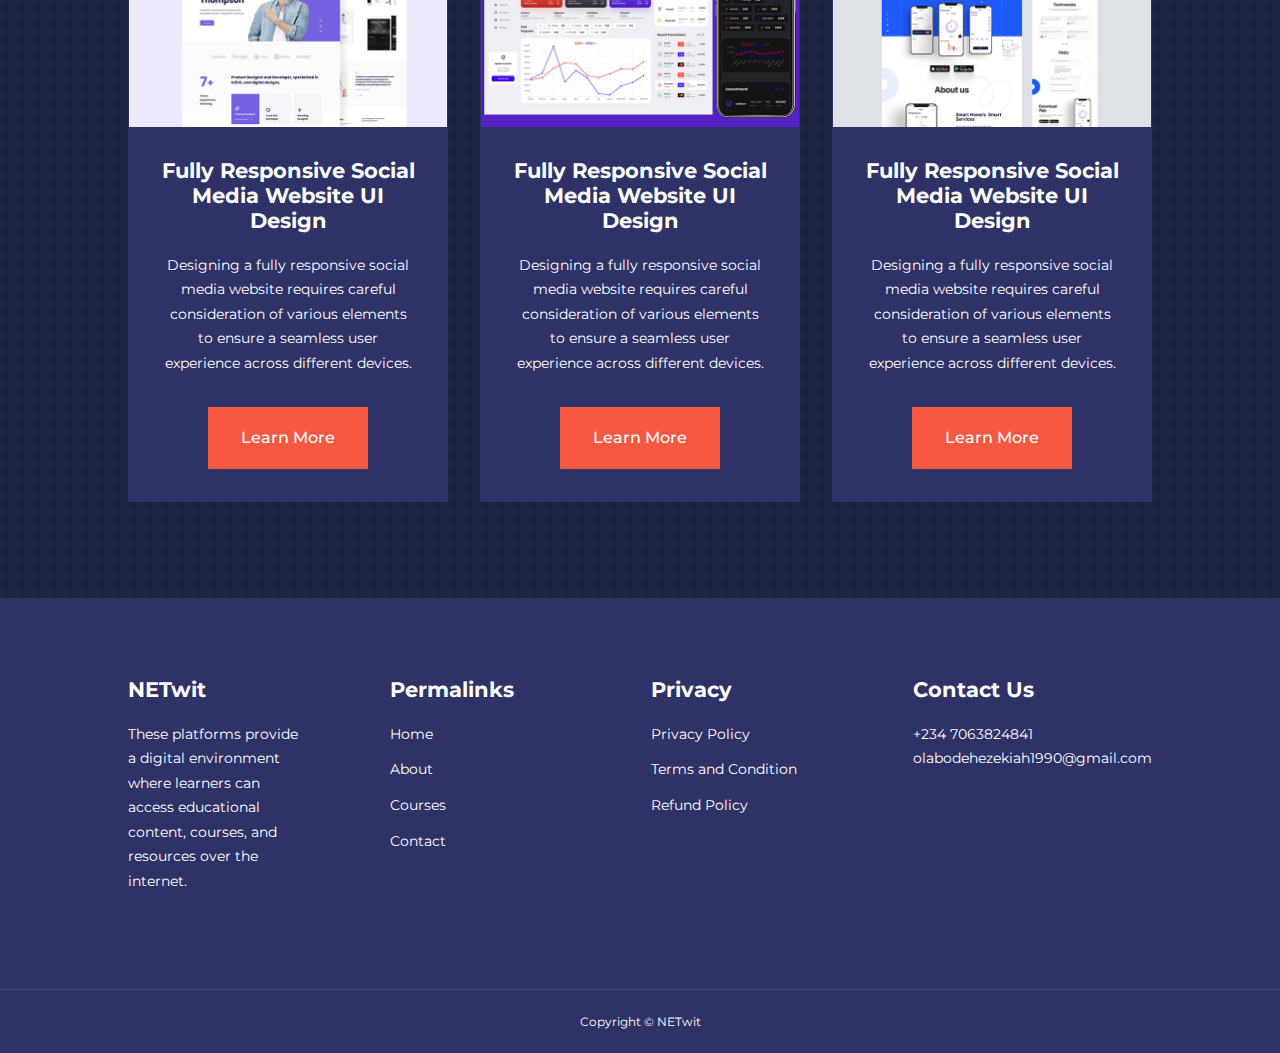
<file: courses.html>
<!DOCTYPE html>
<html lang="en">
<head>
    <meta charset="UTF-8">
    <meta http-equiv="X-UA-Compatible" content="IE=edge">
    <meta name="viewport" content="width=device-width, initial-scale=1.0">
    <title>Eduaction</title>
    <!-- ICONSCOUT CDN-->
    <link rel="stylesheet" href="https://unicons.iconscout.com/release/v2.1.6/css/unicons.css">
    <!-- GOOGLE FONT (MONSERRAT)-->
    <link rel="preconnect" href="https://fonts.googleapis.com">
    <link rel="preconnect" href="https://fonts.gstatic.com" crossorigin>
    <link href="https://fonts.googleapis.com/css2?family=Montserrat:wght@300;400;500;600;700;800;900&display=swap" rel="stylesheet">

    <!-- MAIN CSS -->
    <link rel="stylesheet" href="./css/style.css">
    <style>
        .courses {
            margin-top: 1rem;
        }
        body{
            background-image: url('./images/bg-texture.png');
        }
    </style>

</head>
<body>
    <!-- NAVBAR START-->
    <nav>
        <div class="container nav__container">
            <a href="index.html"><h4>NETwit</h4></a>
            <ul class="nav__menu">
                <li><a href="index.html">Home</a></li>
                <li><a href="about.html">About</a></li>
                <li><a href="courses.html">Courses</a></li>
                <li><a href="contact.html">Contact</a></li>
            </ul>
            <button id="open-menu-btn"><i class="uil uil-bars"></i></button>
            <button id="close-menu-btn"><i class="uil uil-multiply"></i></button>
        </div>
    </nav>   <!-- NAVBAR END-->

      <!-- COURSES SECTION-->
      <section class="courses">
        <h2>Available Courses</h2>
        <div class="container courses__container">
            <article class="course">
                <div class="course__image">
                  <img src="./images/course1.jpg" alt="Course One">
                </div>
                <div class="course__info">
                  <h4>Fully Responsive Social Media Website UI Design</h4>
                  <p>
                      Designing a fully responsive social media website requires careful consideration of various 
                      elements to ensure a seamless user experience across different devices.
                  </p>
                  <a href="#" class="btn btn-primary">Learn More</a>   
                </div>
            </article>

            <article class="course">
                <div class="course__image">
                  <img src="./images/course2.jpg" alt="Course One">
                </div>
                <div class="course__info">
                  <h4>Fully Responsive Social Media Website UI Design</h4>
                  <p>
                      Designing a fully responsive social media website requires careful consideration of various 
                      elements to ensure a seamless user experience across different devices.
                  </p>
                  <a href="#" class="btn btn-primary">Learn More</a>   
                </div>
            </article>

            <article class="course">
                <div class="course__image">
                  <img src="./images/course3.jpg" alt="Course One">
                </div>
                <div class="course__info">
                  <h4>Fully Responsive Social Media Website UI Design</h4>
                  <p>
                       Designing a fully responsive social media website requires careful consideration of various 
                      elements to ensure a seamless user experience across different devices.
                  </p>
                  <a href="#" class="btn btn-primary">Learn More</a>   
                </div>
            </article>

            <article class="course">
                <div class="course__image">
                  <img src="./images/course4.jpg" alt="Course One">
                </div>
                <div class="course__info">
                  <h4>Fully Responsive Social Media Website UI Design</h4>
                  <p>
                      Designing a fully responsive social media website requires careful consideration of various 
                      elements to ensure a seamless user experience across different devices.
                  </p>
                  <a href="#" class="btn btn-primary">Learn More</a>   
                </div>
            </article>

            <article class="course">
                <div class="course__image">
                  <img src="./images/course5.jpg" alt="Course One">
                </div>
                <div class="course__info">
                  <h4>Fully Responsive Social Media Website UI Design</h4>
                  <p>
                      Designing a fully responsive social media website requires careful consideration of various 
                      elements to ensure a seamless user experience across different devices.
                  </p>
                  <a href="#" class="btn btn-primary">Learn More</a>   
                </div>
            </article>

            <article class="course">
                <div class="course__image">
                  <img src="./images/course6.jpg" alt="Course One">
                </div>
                <div class="course__info">
                  <h4>Fully Responsive Social Media Website UI Design</h4>
                  <p>
                       Designing a fully responsive social media website requires careful consideration of various 
                      elements to ensure a seamless user experience across different devices.
                  </p>
                  <a href="#" class="btn btn-primary">Learn More</a>   
                </div>
            </article>

            <article class="course">
                <div class="course__image">
                  <img src="./images/course7.jpg" alt="Course One">
                </div>
                <div class="course__info">
                  <h4>Fully Responsive Social Media Website UI Design</h4>
                  <p>
                       Designing a fully responsive social media website requires careful consideration of various 
                      elements to ensure a seamless user experience across different devices.
                  </p>
                  <a href="#" class="btn btn-primary">Learn More</a>   
                </div>
            </article>

            <article class="course">
                <div class="course__image">
                  <img src="./images/course8.jpg" alt="Course One">
                </div>
                <div class="course__info">
                  <h4>Fully Responsive Social Media Website UI Design</h4>
                  <p>
                       Designing a fully responsive social media website requires careful consideration of various 
                      elements to ensure a seamless user experience across different devices.
                  </p>
                  <a href="#" class="btn btn-primary">Learn More</a>   
                </div>
            </article>

            <article class="course">
                <div class="course__image">
                  <img src="./images/course9.jpg" alt="Course One">
                </div>
                <div class="course__info">
                  <h4>Fully Responsive Social Media Website UI Design</h4>
                  <p>
                      Designing a fully responsive social media website requires careful consideration of various 
                      elements to ensure a seamless user experience across different devices..
                  </p>
                  <a href="#" class="btn btn-primary">Learn More</a>   
                </div>
            </article>

            <article class="course">
                <div class="course__image">
                  <img src="./images/course10.jpg" alt="Course One">
                </div>
                <div class="course__info">
                  <h4>Fully Responsive Social Media Website UI Design</h4>
                  <p>
                       Designing a fully responsive social media website requires careful consideration of various 
                      elements to ensure a seamless user experience across different devices.
                  </p>
                  <a href="#" class="btn btn-primary">Learn More</a>   
                </div>
            </article>

            <article class="course">
                <div class="course__image">
                  <img src="./images/course11.jpg" alt="Course One">
                </div>
                <div class="course__info">
                  <h4>Fully Responsive Social Media Website UI Design</h4>
                  <p>
                       Designing a fully responsive social media website requires careful consideration of various 
                      elements to ensure a seamless user experience across different devices.
                  </p>
                  <a href="#" class="btn btn-primary">Learn More</a>   
                </div>
            </article>

            <article class="course">
                <div class="course__image">
                  <img src="./images/course12.jpg" alt="Course One">
                </div>
                <div class="course__info">
                  <h4>Fully Responsive Social Media Website UI Design</h4>
                  <p>
                      Designing a fully responsive social media website requires careful consideration of various 
                      elements to ensure a seamless user experience across different devices.
                  </p>
                  <a href="#" class="btn btn-primary">Learn More</a>   
                </div>
            </article>

            <article class="course">
                <div class="course__image">
                  <img src="./images/course13.jpg" alt="Course One">
                </div>
                <div class="course__info">
                  <h4>Fully Responsive Social Media Website UI Design</h4>
                  <p>
                      Designing a fully responsive social media website requires careful consideration of various 
                      elements to ensure a seamless user experience across different devices.
                  </p>
                  <a href="#" class="btn btn-primary">Learn More</a>   
                </div>
            </article>

            <article class="course">
                <div class="course__image">
                  <img src="./images/course14.jpg" alt="Course One">
                </div>
                <div class="course__info">
                  <h4>Fully Responsive Social Media Website UI Design</h4>
                  <p>
                      Designing a fully responsive social media website requires careful consideration of various 
                      elements to ensure a seamless user experience across different devices.
                  </p>
                  <a href="#" class="btn btn-primary">Learn More</a>   
                </div>
            </article>

            <article class="course">
                <div class="course__image">
                  <img src="./images/course15.jpg" alt="Course One">
                </div>
                <div class="course__info">
                  <h4>Fully Responsive Social Media Website UI Design</h4>
                  <p>
                       Designing a fully responsive social media website requires careful consideration of various 
                      elements to ensure a seamless user experience across different devices.
                  </p>
                  <a href="#" class="btn btn-primary">Learn More</a>   
                </div>
            </article>

            <article class="course">
                <div class="course__image">
                  <img src="./images/course16.jpg" alt="Course One">
                </div>
                <div class="course__info">
                  <h4>Fully Responsive Social Media Website UI Design</h4>
                  <p>
                      Designing a fully responsive social media website requires careful consideration of various 
                      elements to ensure a seamless user experience across different devices.
                  </p>
                  <a href="#" class="btn btn-primary">Learn More</a>   
                </div>
            </article>

            <article class="course">
                <div class="course__image">
                  <img src="./images/course17.jpg" alt="Course One">
                </div>
                <div class="course__info">
                  <h4>Fully Responsive Social Media Website UI Design</h4>
                  <p>
                       Designing a fully responsive social media website requires careful consideration of various 
                      elements to ensure a seamless user experience across different devices.
                  </p>
                  <a href="#" class="btn btn-primary">Learn More</a>   
                </div>
            </article>

            <article class="course">
                <div class="course__image">
                  <img src="./images/course18.jpg" alt="Course One">
                </div>
                <div class="course__info">
                  <h4>Fully Responsive Social Media Website UI Design</h4>
                  <p>
                      Designing a fully responsive social media website requires careful consideration of various 
                      elements to ensure a seamless user experience across different devices.
                  </p>
                  <a href="#" class="btn btn-primary">Learn More</a>   
                </div>
            </article>

        </div>
    </section>




    
        <!-- FOOTER SECTION -->
        <footer>
            <div class="container footer__container">
                <div class="footer__1">
                    <a href="index.html" class="footer__logo"><h4>NETwit</h4></a>
                    <p>
                        These platforms provide a digital environment where learners can access 
                        educational content, courses, and resources over the internet.
                    </p>
                </div>
                <div class="footer__2">
                    <h4>Permalinks</h4>
                    <ul class="permalinks">
                        <li><a href="index.html">Home</a></li>
                        <li><a href="about.html">About</a></li>
                        <li><a href="courses.html">Courses</a></li>
                        <li><a href="contact.html">Contact</a></li>
                    </ul>
                </div>
                <div class="footer__3">
                    <h4>Privacy</h4>
                    <ul class="privacy">
                        <li><a href="#">Privacy Policy</a></li>
                        <li><a href="#">Terms and Condition</a></li>
                        <li><a href="#">Refund Policy</a></li>
                    </ul>
                </div>
                <div class="footer__4">
                    <h4>Contact Us</h4>
                    <div>
                        <p>+234 7063824841</p>
                        <p>olabodehezekiah1990@gmail.com</p>
                    </div>
                    <ul class="footer__socials">
                        <li>
                            <a href="#"><i class="uil uil-facebook-f"></i></a>
                        </li>
                        <li>
                            <a href="#"><i class="uil uil-instagram-alt"></i></a>
                        </li>
                        <li>
                            <a href="#"><i class="uil uil-twitter"></i></a>
                        </li>
                        <li>
                            <a href="#"><i class="uil uil-linkedin-alt"></i></a>
                        </li>
                    </ul>
                </div>
            </div>
            <div class="footer__copyright">
                <small>Copyright &copy; NETwit</small>
           </div>
          </footer>      <!-- FOOTER SECTION END-->




          <script src="./main.js"></script>
    </body>
    </html>
</file>
<file: css/style.css>
* {
    margin: 0;
    padding: 0;
    border: 0;
    outline: 0;
    text-decoration: none;
    list-style: none;
    box-sizing: border-box;
}

:root {
    --color-primary: #6c63ff;
    --color-success: #00bf8e;
    --color-warning: #f7c94b;
    --color-danger: #f75842;
    --color-danger-variant: rgba(247, 88, 66, 0.4);
    --color-white: #fff;
    --color-light: rgba(255, 255, 255, 0.7);
    --color-black: #000;
    --color-bg: #1f2641;
    --color-bg1: #2e3267;
    --color-bg2: #424890;

    --container-width-lg: 80%;
    --container-width-md: 90%;
    --container-width-sm: 94%;

    --transition: all 400ms ease;
}

body {
    font-family: 'Montserrat', sans-serif;
    line-height: 1.7;
    color: var(--color-white);
    background: var(--color-bg);
}

.container {
    width: var(--container-width-lg);
    margin: 0 auto;
}

section {
    padding: 6rem 0;
}

section h2 {
    text-align: center;
    margin-bottom: 4rem;
}

h1,
h2,
h3,
h4,
h5 {
    line-height: 1.2;
}
h1 {
    font-size: 2.4rem;
}
h2 {
    font-size: 2rem;
}
h3 {
    font-size: 1.6rem;
}
h4 {
    font-size: 1.3rem;
}

a {
    color: var(--color-white);
}

img {
    width: 100%;
    display: block;
    object-fit: cover;
}

.btn {
    display: inline-block;
    background: var(--color-white);
    color: var(--color-black);
    padding: 1rem 2rem;
    border: 1px solid transparent;
    font-weight: 500;
    transition: var(--transition);
}

.btn:hover {
    background: transparent;
    color: var(--color-white);
    border-color: var(--color-white);
}
.btn-primary {
    background: var(--color-danger);
    color: var(--color-white);
}
/* ======================= NAVBAR ====================== */

nav {
    background: transparent;
    width: 100vw;
    height: 5rem;
    position: fixed;
    top: 0;
    z-index: 11;
}
/* change navbar style on scroll using javascript*/
.window-scroll {
    background: var(--color-primary);
    box-shadow: 0 1rem 2rem rgba(0, 0, 0, 0.2);
}
.nav__container {
     height: 100%;
     display: flex;
     justify-content: space-between;
     align-items: center;
}
nav button {
    display: none;
}
.nav__menu {
    display: flex;
    align-items: center;
    gap: 4rem
}
.nav__menu a {
    font-size: 0.9rem;
    transition: var(--transition);
}

.nav__menu a:hover {
    color: var(--color-bg2);
}
/* ======================= NAVBAR END====================== */

/* ======================= HEADER SECTION====================== */

header {
    position: relative;
    top: 5rem;
    overflow: hidden;
    height: 70vh;
    margin-bottom: 5rem;
}
.header__container {
    display: grid;
    grid-template-columns: 1fr 1fr;
    align-items: center;
    gap: 5rem;
    height: 100%;
}
.header__left p {
    margin: 1rem 0 2.4rem;
}
/* ======================= HEADER SECTION END====================== */
/* ======================= CATEGORY SECTION START ====================== */
.categories {
    background: var(--color-bg1);
    height: 33rem;
}
.categories h1 {
    line-height: 1;
    margin-bottom: 3rem;
}
.categories__container {
    display: grid;
    grid-template-columns: 40% 60%;
}
.categories__left {
    margin-right: 4rem;
}
.categories__left p {
    margin: 1rem 0 3rem;
}
.categories__right {
    display: grid;
    grid-template-columns: repeat(3, 1fr);
    gap: 1.2rem;
}
.category {
    background: var(--color-bg2);
    padding: 2rem;
    border-radius: 2rem;
    transition: var(--transition);
}
.category:hover {
    box-shadow: 0 3rem 3rem rgba(0, 0, 0, 0.3);
    z-index: 1;
}
.category:nth-child(2) .category__icon{
    background: var(--color-danger);
}
.category:nth-child(3) .category__icon{
    background: var(--color-success);
}
.category:nth-child(4) .category__icon{
    background: var(--color-warning);
}
.category:nth-child(5) .category__icon{
    background: var(--color-success);
}
.category__icon {
    background: var(--color-primary);
    padding: 0.7rem;
    border-radius: 0.9rem;
}
.category h5 {
    margin: 2rem 0 1rem;
}

.category p {
    font-size: 0.85rem;
}

/* ======================= CATEGORY SECTION END ====================== */

/* ======================= COURSES ====================== */
.courses {
    margin-top: 10rem;
}
.courses__container{
    display: grid;
    grid-template-columns: repeat(3, 1fr);
    gap: 2rem;
}
.course {
    background: var(--color-bg1);
    text-align: center;
    border: 1px solid transparent;
    transition: var(--transition);
}
.course:hover {
    background: transparent;
    border-color: var(--color-primary);
}
.course__info {
    padding: 2rem;
}
.course__info p {
    margin: 1.2rem 0 2rem;
    font-size: 0.9rem;
}
/* ======================= COURSES END====================== */

/* ======================= FAQ ====================== */
.faqs {
    background: var(--color-bg1);
    box-shadow: inset 0 0 3rem rgba(0, 0, 0, 0.5);
}
.faqs__container {
    display: grid;
    grid-template-columns: 1fr 1fr;
    gap: 1rem;
}
.faq {
    padding: 2rem;
    display: flex;
    align-items: center;
    gap: 1.4rem;
    height: fit-content;
    background: var(--color-primary);
    cursor: pointer;
}
.faq h4 {
    font-size: 1rem;
    line-height: 2.2;
}
.faq__icon {
    align-self: flex-start;
    font-size: 1.2rem;
}
.faq p {
    margin-top: 0.8rem;
    display: none;
}
.faq.open p {
   display: block;
}
/* ======================= FAQ END====================== */

/* ======================= TESTIMONIAL ====================== */

.testimonials__container {
    overflow-x: hidden;
    position: relative;
    margin-bottom: 5rem;
}
.testimonials{
    padding-top: 2rem;
}
.avatar {
    width: 6rem;
    height: 6rem;
    border-radius: 50%;
    overflow: hidden;
    margin: 0 auto 1rem;
    border: 1rem solid var(--color-bg1);
}
.testimonial__info{
    text-align: center;
}
.testimonial__body {
    background: var(--color-primary);
    padding: 2rem;
    margin-top: 3rem;
    position: relative;
}
.testimonial__body::before{
    content: "";
    display: block;
    background: linear-gradient(
        135deg ,
        transparent,
        var(--color-primary),
        var(--color-primary),
        var(--color-primary)
    );
    width: 3rem;
    height: 3rem;
    position: absolute;
    left: 50%;
    top: -1.5rem;
    transform: rotate(45deg);
}

/* ======================= TESTIMONIAL END====================== */
/* ======================= FOOTER====================== */
footer {
    background: var(--color-bg1);
    padding-top: 5rem;
    font-size: 0.9rem;
}
.footer__container {
    display: grid;
    grid-template-columns: repeat(4, 1fr);
    gap: 5rem;
}
.footer__container > div h4 {
    margin-bottom: 1.2rem;
}
.footer__1 p {
    margin: 0 0 2rem;
}
footer ul li {
    margin-bottom: 0.7rem;
}
footer ul li a:hover {
    text-decoration: underline;
}
.footer__socials {
    display: flex;
    gap: 1rem;
    font-size: 1.2rem;
    margin-top: 2rem;
}
.footer__copyright {
    text-align: center;
    margin-top: 4rem;
    padding: 1.2rem 0;
    border-top: 1px solid var(--color-bg2);
}
/* ======================= FOOTER END====================== */

/* MEDIA QUERYS (TAB)*/
@media screen and (max-width: 1024px) {
    .container {
        width: var(--container-width-md);
    }
    h1 {
        font-size: 2.2rem;
    }
    h2 {
        font-size: 1.7rem;
    }
    h3 {
        font-size: 1.4rem;
    }
    h4 {
        font-size: 1.2rem;
    }
    /* =============== NAVBAR /* =================== */
    nav button {
        display: inline-block;
        background: transparent;
        font-size: 1.8rem;
        color: var(--color-white);
        cursor: pointer;
    }
    nav button#close-menu-btn {
        display: none;
    }
    .nav__menu {
        position: fixed;
        top: 5rem;
        right: 5%;
        height: fit-content;
        width: 18rem;
        flex-direction: column;
        gap: 0;
        display: none;
    }
    .nav__menu li {
        width: 100%;
        height: 5.8rem;
        animation: animateNavItems 400ms linear forwards;
        transform-origin: top right;
        opacity: 0;
    }
    .nav__menu li:nth-child(2) {
        animation-delay: 200ms;
    }
    .nav__menu li:nth-child(3) {
        animation-delay: 400ms;
    }
    .nav__menu li:nth-child(4) {
        animation-delay: 600ms;
    }
    @keyframes animateNavItems {
        0%{
            transform: rotateZ(-90deg) rotateX(90deg) scale(0.1);
        }
        100%{
            transform: rotateZ(0) rotateX(0) scale(1);
            opacity: 1;
        }
    }
    .nav__menu li a {
        background: var(--color-primary);
        box-shadow: -4rem 6rem 10rem rgba(0, 0, 0, 0.6);
        width: 100%;
        height: 100%;
        display: grid;
        place-items: center;
    }
    .nav__menu li a:hover {
        background: var(--color-bg2);
        color: var(--color-white);
    }
 /* ============== HEADER MEDIA QUERY =============== */
    header {
        height: 52vh;
        margin-bottom: 4rem;
    }
    .header__container {
        gap: 0;
        padding-bottom: 3rem;
    }
    /* ================= CATEGORIES ============== */
    .categories {
        height: auto;
    }
    .categories__container {
        grid-template-columns: 1fr;
        gap: 3rem;
    }
    .categories__left {
        margin-right: 0;
    }
       /* ================= POPULAR COURSES ============== */
    .courses {
        margin-top: 0;
    }
    .courses__container {
        grid-template-columns: 1fr 1fr;
    }
       /* ================= FAQS ============== */
    .faqs__container {
        grid-template-columns: 1fr;
    }
    .faq {
        padding: 1.5rem;
    }
     /* ================= FOOTER ============== */
    .footer__container {
        grid-template-columns: 1fr 1fr;
    }
}
/*================== MEDIA QUERYS (PHONE) ==================*/
@media screen and (max-width: 600px) {
    .container {
        width: var(--container-width-sm);
    }
         /* ================= NAVBAR ============== */
    header {
        height: 100vh;
    }
    .header__container {
        grid-template-columns: 1fr;
        text-align: center;
        margin-top: 0;
    }
    .header__left p {
        margin-bottom: 1.3rem;
    }
         /* ================= CATEGORIES ============== */
    .categories__right {
        grid-template-columns: 1fr 1fr;
        gap: 0.7rem;
    }
    .category {
        padding: 1rem;
        border-radius: 1rem;
    }
    .category__icon {
        margin-top: 4px;
        display: inline-block;
    }
         /* ================= POPULAR COURSES ============== */
    .courses__container {
        grid-template-columns: 1fr;
    }
         /* ================= TESTIMONIAL ============== */
    .testimonial__body {
        padding: 1.2rem;
    }
         /* ================= FOOTER ============== */
    .footer__container {
        grid-template-columns: 1fr;
        text-align: center;
        gap: 2rem;
    }
    .footer__1 p {
        margin: 1rem auto;
    }
    .footer__socials {
        justify-content: center;
    }
}
</file>
<file: css/about.css>
/* ================ ACHIEVEMENTS =============== */
.about__achievements {
    margin-top: 3rem;
}
.about__achievements-container {
    display: grid;
    grid-template-columns: 40% 60%;
    gap: 5rem;
}
.about__achievements-right > p {
    margin: 1.6rem 0 2.5rem;
}
.achievements__cards {
    display: grid;
    grid-template-columns: repeat(3, 1fr);
    gap: 1.5rem;
}
.achievement__card {
    background: var(--color-bg1);
    padding: 1.6rem;
    border-radius: 1rem;
    text-align: center;
    transition: var(--transition);
}
.achievement__card:hover{
    background: var(--color-bg2);
    box-shadow: 0 3rem 3rem rgba(0, 0, 0, 0.3);
}
.achievement__icon {
    background: var(--color-danger);
    padding: 0.6rem;
    border-radius: 1rem;
    display: inline-block;
    margin-bottom: 2rem;
    font-size: 2rem;
}
.achievement__card:nth-child(2) 
.achievement__icon {
    background: var(--color-success);
}
.achievement__card:nth-child(3) 
.achievement__icon {
    background: var(--color-primary);
}
.achievement__card p {
    margin-top: 1rem;
}
/* ================ OUR TEAM ============= */
.team {
    background: var(--color-bg1);
    box-shadow: inset 0 0 3rem rgba(0, 0, 0, 0.5);
}
.team__container {
    display: grid;
    grid-template-columns: repeat(4, 1fr);
    gap: 2rem;
}
.team__member {
    background: var(--color-bg2);
    padding: 2rem;
    border: 1px solid transparent;
    transition: var(--transition);
    position: relative;
    overflow: hidden;
}
.team__member:hover {
    background: transparent;
    border-color: var(--color-primary);
}
.team__member-image img {
    filter: saturate(0);
}
.team__member:hover img {
    filter: saturate(1);
}
.team__member-info * {
    text-align: center;
    margin-top: 1.4rem;
}
.team__member-info p {
    color: var(--color-light);
}
.team__member-socials {
    position: absolute;
    top: 50%;
    transform: translateY(-50%);
    right: -100%;
    display: flex;
    flex-direction: column;
    background: var(--color-primary);
    border-radius: 1rem 0 0 1rem;
    box-shadow: -2rem 0 2rem rgba(0, 0, 0, 0.3);
    transition: var(--transition);
}
.team__member:hover
.team__member-socials {
    right: 0;
}
.team__member-socials a {
    padding: 1rem; 
}


/* MEDIA QUERYS (TAB)*/
@media screen and (max-width: 1024px) {
    .about__achievements {
        margin-top: 2rem;
    }
    .about__achievements-container {
        grid-template-columns: 1fr;
        gap: 4rem;
    }
    .about__achievements-left {
        width: 80%;
        margin: 0 auto;
    }
    .team__container {
        grid-template-columns: repeat(3, 1fr);
        gap: 1.5rem;
    }
    .team__member {
        padding: 1rem;
    }
}
/* MEDIA QUERYS (PHONE)*/
@media screen and (max-width: 600px) {
    .achievement__cards {
        grid-template-columns: 1fr;
        gap: 0.7rem;
    }
    .team__container {
        grid-template-columns: 1fr 1fr;
        gap: 0.7rem;
    }
    .team__member {
        padding: 0;
    }
    .team__member p {
        margin-bottom: 1.5rem;
    }
}
</file>
<file: css/contact.css>
.contact__container {
    background: var(--color-bg1);
    padding: 4rem;
    display: grid;
    grid-template-columns: 40% 60%;
    gap: 4rem;
    height: 30rem;
    margin: 7rem auto;
    border-radius: 1rem;
}
/*================= ASIDE ================ */
.contact__aside {
    background: var(--color-primary);
    padding: 3rem;
    border-radius: 1rem;
    position: relative;
    bottom: 10rem;
}
.aside__image {
    width: 12rem;
    margin-bottom: 2rem;
}
.contact__aside h2 {
    text-align: left;
    margin-bottom: 1rem;
}
.contact__aside p {
    font-size: 0.9rem;
    margin-bottom: 2rem;
}
.contact__details li {
    display: flex;
    gap: 1rem;
    align-items: center;
    margin-bottom: 1rem;
}
.contact__socials {
    display: flex;
    gap: 0.8rem;
    margin-top: 3rem;
}
.contact__socials a {
    background: var(--color-bg2);
    padding: 0.5rem;
    border-radius: 50%;
    font-size: 0.9rem;
    transition: var(--transition);
}
.contact__socials a:hover {
    background: transparent;
}
/*================= FORM ================ */
.contact__form {
    display: flex;
    flex-direction: column;
    gap: 1.2rem;
    margin-right: 4rem;
}
.form__name {
    display: flex;
    gap: 1.2rem;
}
.contact__form input[type='text'] {
    width: 50%;
}
input,
textarea {
    width: 100%;
    padding: 1rem;
    background: var(--color-bg);
    color: var(--color-white);
}
.contact__form .btn {
    width: max-content;
    margin-top: 1rem;
    cursor: pointer;
}
/*================= MEDIA QUERY 
(TABS) ================ */
@media screen and (max-width: 1024px) {
    .contact {
        padding-bottom: 0;
    }
    .contact__container {
        gap: 1.5rem;
        margin-top: 3rem;
        height: auto;
        padding: 1.5rem;
    }
    .contact__aside {
        width: auto;
        padding: 1.5rem;
        bottom: 0;
    }
    .contact__form {
        align-self: center;
        margin-left: 1.5rem;
    }
}
/*================= MEDIA QUERY 
(PHONE) ================ */
@media screen and (max-width: 600px) {
    .contact__container {
        grid-template-columns: 1fr;
        gap: 3rem;
        margin-top: 0;
        padding: 0%;
    }
    .contact__form {
        margin: 0 1.5rem 3rem;
    }
    .form__name {
        flex-direction: column;
    }
    .form__name input[type='text'] {
        width: 100%;
    }
}
</file>
